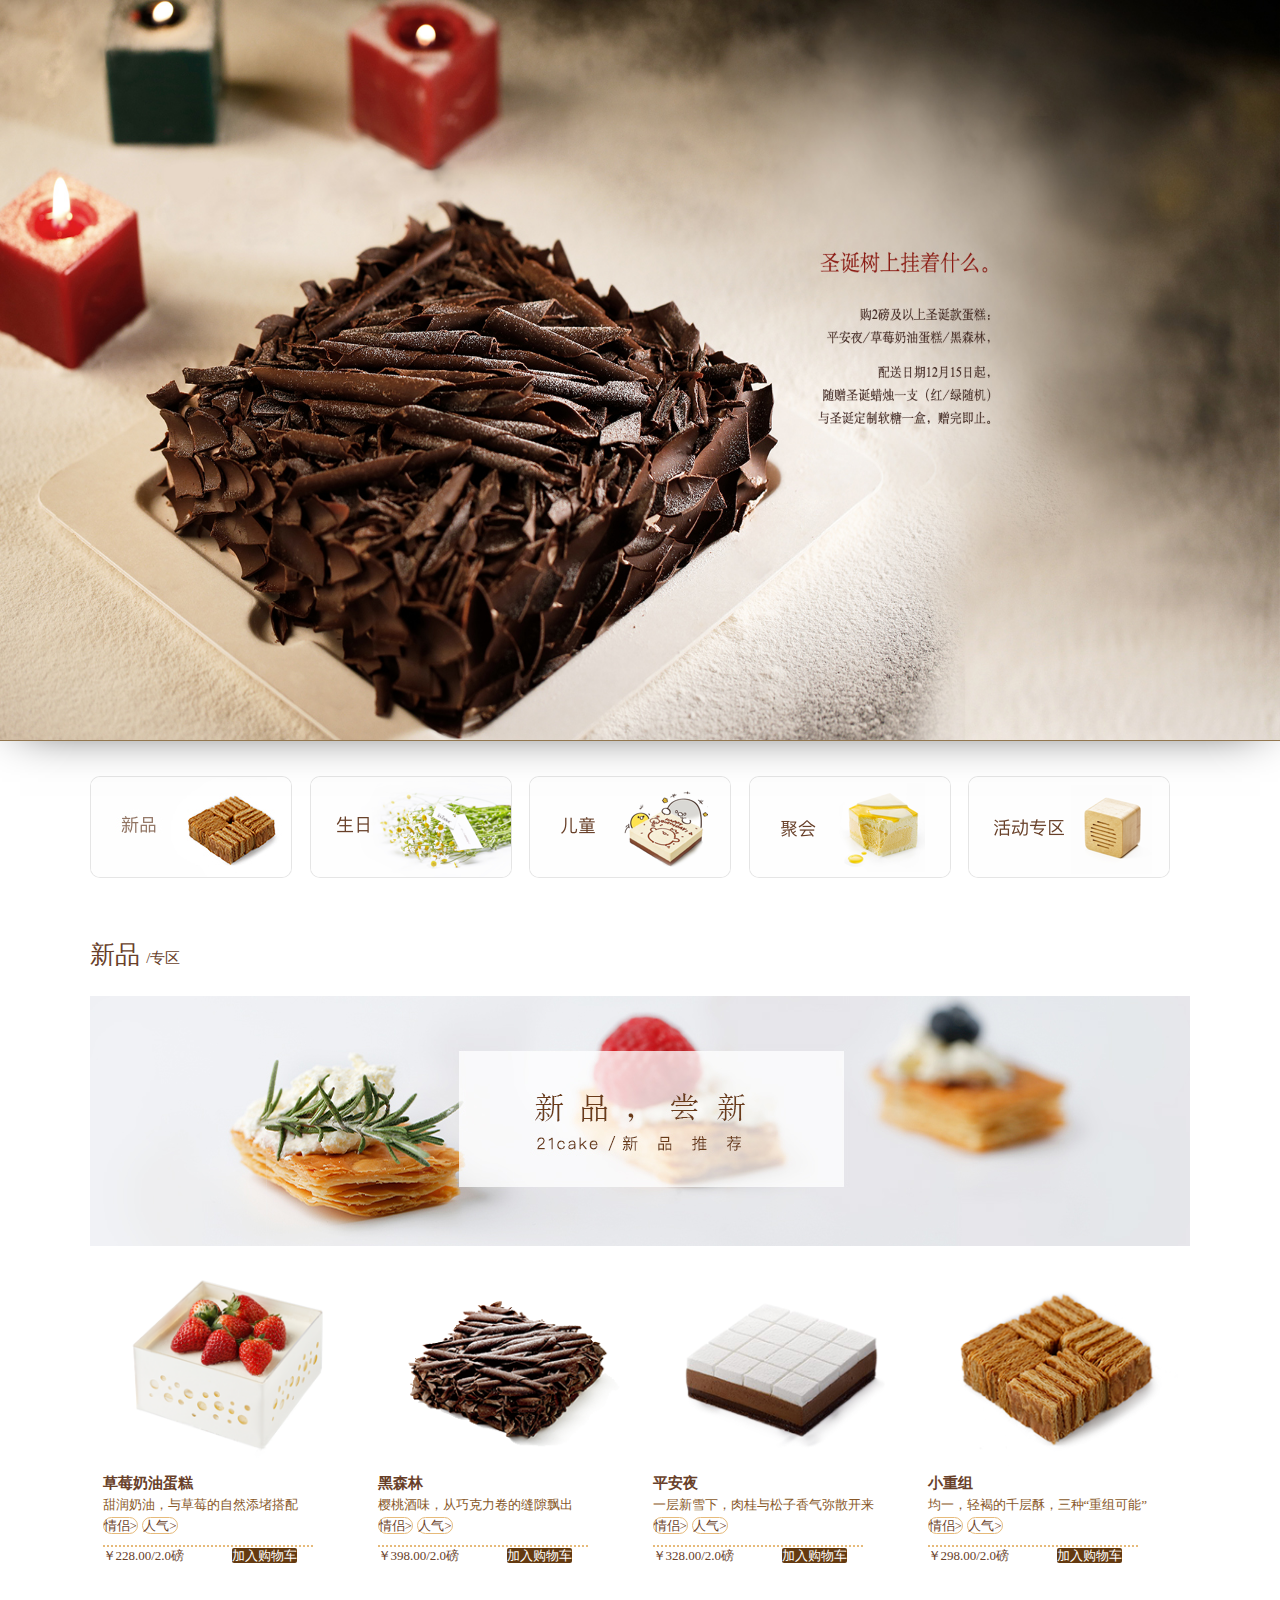
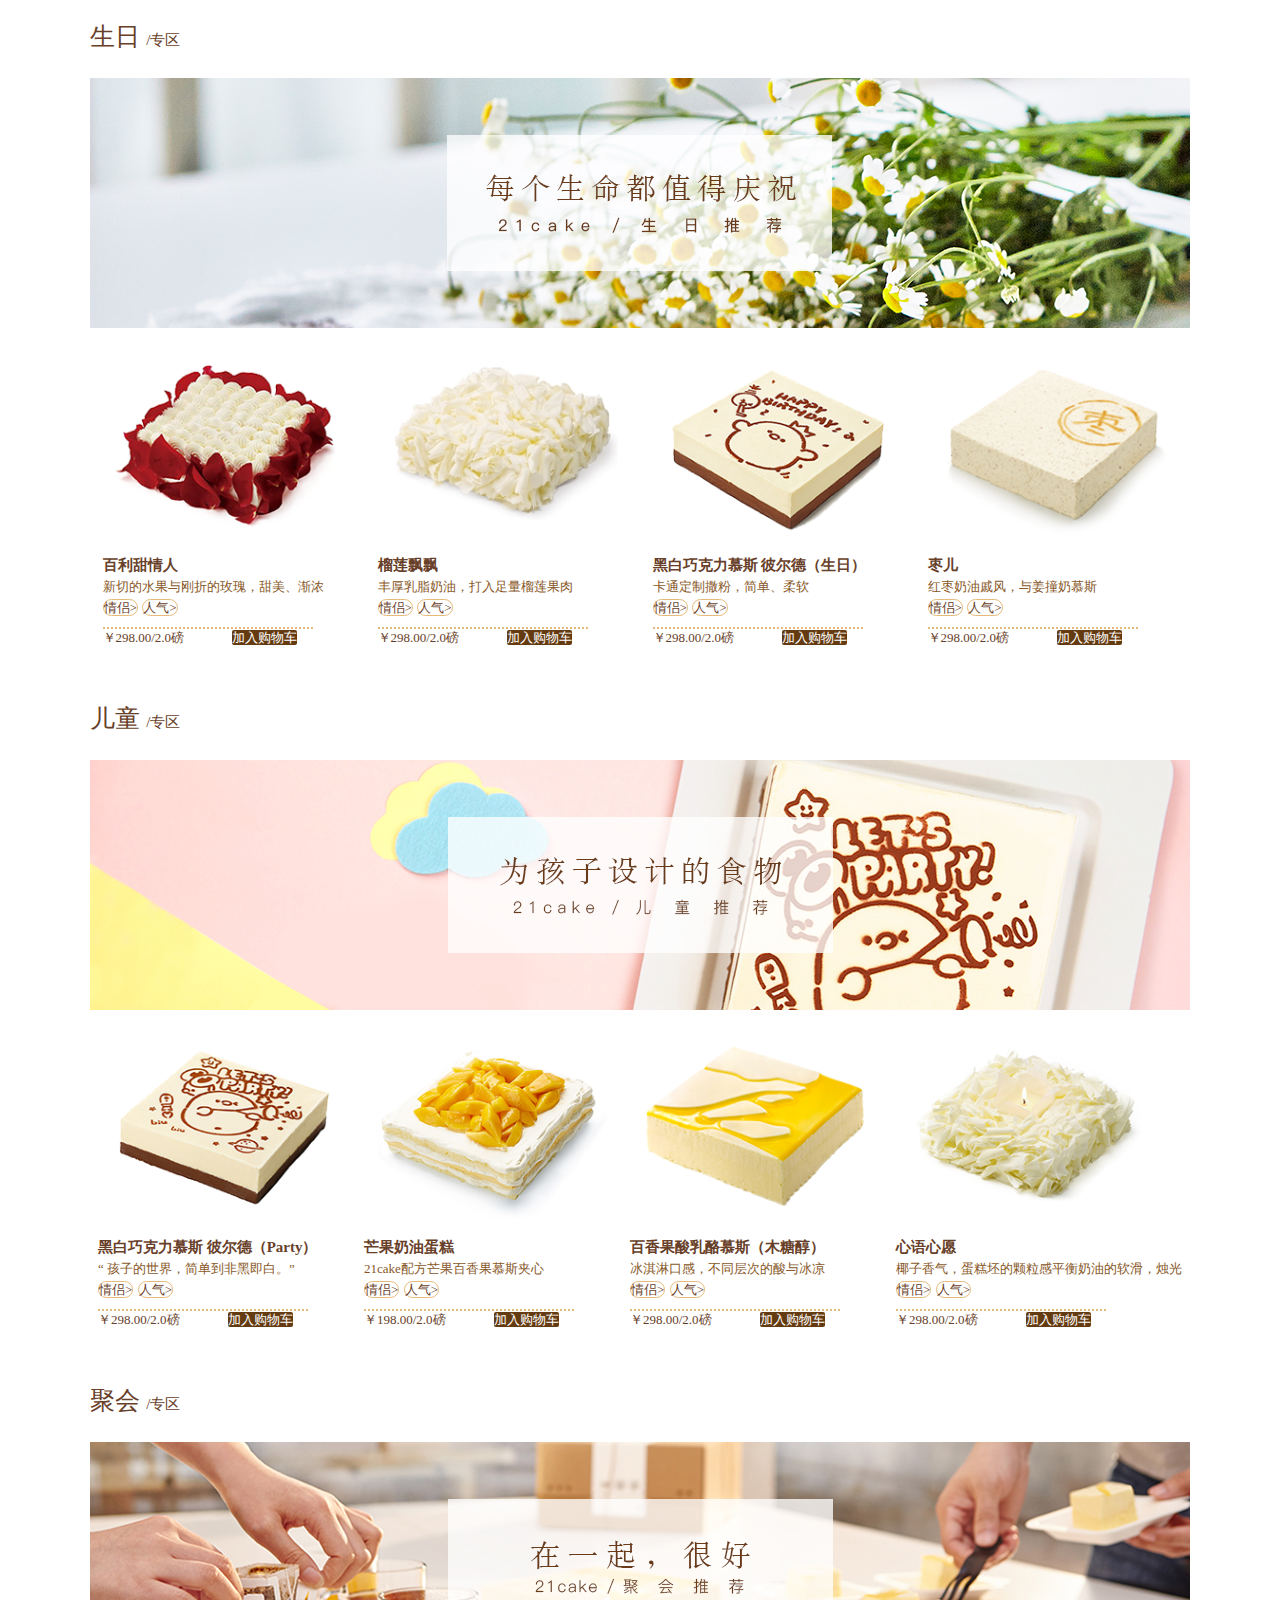
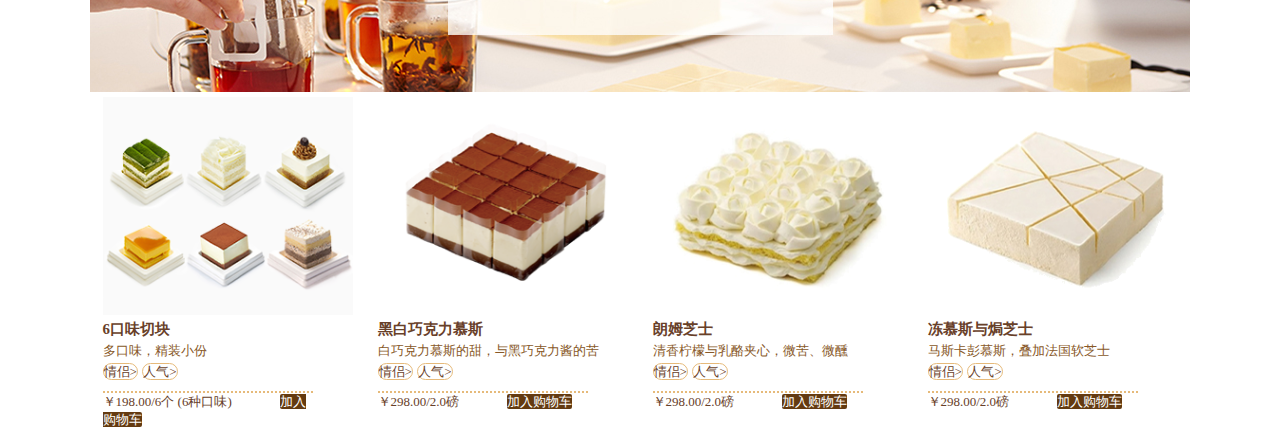
<file: cake/public/index.html>
<!doctype html>
<html lang="en">
<head>
  <meta charset="UTF-8">
  <title>允陌cake小加</title>
  <meta name="viewport" content="width=device-width, initial-scale=1.0">
  <link rel="stylesheet" href="css/base.css">
  <link rel="stylesheet" href="css/index.css">
</head>
<body>
<!--引入顶部导航 -->
 <!-- <header>
    <iframe class="my_header" src="header.html" frameborder="0" scrolling="no"></iframe>
  </header> -->
   
<!-- 轮播 -->
<carousel>
  <div id="banner">
    <!-- 轮播图 -->
    <a href="#"><img src="../public/img/index/lunbo1.jpg" class="show" alt="图片加载失败"></a>
    <a href="#"><img src="../public/img/index/lunbo2.jpg" class="hidden" alt="图片加载失败"></a>
    <a href="#"><img src="../public/img/index/lunbo3.jpg" class="hidden" alt="图片加载失败"></a>
    <a href="#"><img src="../public/img/index/lunbo4.jpg" class="hidden" alt="图片加载失败"></a>
  </div>
</carousel>
<!-- 主体部分 -->
<section>
  <!-- 中间导航部分 -->
  <div class="cake_box">
    <div class="cake_moule">
      <a href="#" name="menu_1"><img src="../public/img/index/xinpin.jpg" alt=""></a>
      <a href="#" name="menu_1"><img src="../public/img/index/birthday.png" alt=""></a>
      <a href="#" name="menu_1"><img src="../public/img/index/child.png" alt=""></a>
      <a href="#" name="menu_1"><img src="../public/img/index/party.png" alt=""></a>
      <a href="#" name="menu_1"><img src="../public/img/index/activity.png" alt=""></a>
  </div>
  </div>
  <!-- 1F -->
  <div class="a">
  <div class="cake_moule" id="new_product">
    <div class="title">
      <p>新品
        <span>/专区</span>
      </p>
    </div>
  </div>
  <div class="new">
    <a href="#" name="new"><img src="../public/img/index/1f.jpg" alt=""></a>
  </div>
  <div class="cake_moule_list">
    <ul>
      <li>
        <a href="#" >
          <img src="../public/img/index/1f1.png" alt="">
        </a>
        <h5><a href="#">草莓奶油蛋糕</a></h5>
        <p class="intro">
          <span>甜润奶油，与草莓的自然添堵搭配</span>
        </p>
        <p class="circle">
          <a href="#">情侣></a>
          <a href="#">人气></a>
        </p>
        <p class="price">
          <span>￥228.00/2.0磅</span>
          <a href="#">加入购物车</a>
        </p>        
      </li>
      <li>
        <a href="#">
          <img src="../public/img/index/1f2.png" alt="">
        </a>
        <h5><a href ="#">黑森林</a></h5>
        <p class="intro">
          <span>樱桃酒味，从巧克力卷的缝隙飘出</span>
        </p>
        <p class="circle">
          <a href="#">情侣></a>
          <a href="#">人气></a>
        </p>
        <p class="price">
          <span>￥398.00/2.0磅</span>
          <a href="#">加入购物车</a>
        </p>        
      </li>
      <li>
        <a href="#">
          <img src="../public/img/index/1f3.png" alt="">
        </a>
        <h5><a href="#">平安夜</a></h5>
        <p class="intro">
          <span>一层新雪下，肉桂与松子香气弥散开来</span>
        </p>
        <p class="circle">
          <a href="#">情侣></a>
          <a href="#">人气></a>
        </p>
        <p class="price">
          <span>￥328.00/2.0磅</span>
          <a href="#">加入购物车</a>
        </p>        
      </li>
      <li>
        <a href="#">
          <img src="../public/img/index/1f4.png" alt="">
        </a>
        <h5><a href="#">小重组</a></h5>
        <p class="intro">
          <span>均一，轻褐的千层酥，三种“重组可能”</span>
        </p>
        <p class="circle">
          <a href="#">情侣></a>
          <a href="#">人气></a>
        </p>
        <p class="price">
          <span>￥298.00/2.0磅</span>
          <a href="#">加入购物车</a>
        </p>         
      </li>        
    </ul>
  </div>
  </div>
  <div style="clear:both"></div>
  <!-- 2F -->
  <div class="a">
    <div class="cake_moule" id="new_product">
      <div class="title">
        <p>生日
          <span>/专区</span>
        </p>
      </div>
    </div>
    <div class="new">
      <a href="#" name="new"><img src="../public/img/index/2f.jpg" alt=""></a>
    </div>
    <div class="cake_moule_list">
      <ul>
        <li>
          <a href="#" >
            <img src="../public/img/index/2f1.png" alt="">
          </a>
          <h5><a href="#">百利甜情人</a></h5>
          <p class="intro">
            <span>新切的水果与刚折的玫瑰，甜美、渐浓</span>
          </p>
          <p class="circle">
            <a href="#">情侣></a>
            <a href="#">人气></a>
          </p>
          <p class="price">
            <span>￥298.00/2.0磅</span>
            <a href="#">加入购物车</a>
          </p>        
        </li>
        <li>
          <a href="#">
            <img src="../public/img/index/2f2.png" alt="">
          </a>
          <h5><a href ="#">榴莲飘飘</a></h5>
          <p class="intro">
            <span>丰厚乳脂奶油，打入足量榴莲果肉</span>
          </p>
          <p class="circle">
            <a href="#">情侣></a>
            <a href="#">人气></a>
          </p>
          <p class="price">
            <span>￥298.00/2.0磅</span>
            <a href="#">加入购物车</a>
          </p>        
        </li>
        <li>
          <a href="#">
            <img src="../public/img/index/2f3.png" alt="">
          </a>
          <h5><a href="#"> 黑白巧克力慕斯 彼尔德（生日）</a></h5>
          <p class="intro">
            <span>卡通定制撒粉，简单、柔软</span>
          </p>
          <p class="circle">
            <a href="#">情侣></a>
            <a href="#">人气></a>
          </p>
          <p class="price">
            <span>￥298.00/2.0磅</span>
            <a href="#">加入购物车</a>
          </p>        
        </li>
        <li>
          <a href="#">
            <img src="../public/img/index/2f4.png"">
          </a>
          <h5><a href="#">枣儿</a></h5>
          <p class="intro">
            <span>红枣奶油戚风，与姜撞奶慕斯</span>
          </p>
          <p class="circle">
            <a href="#">情侣></a>
            <a href="#">人气></a>
          </p>
          <p class="price">
            <span>￥298.00/2.0磅</span>
            <a href="#">加入购物车</a>
          </p>         
        </li>        
      </ul>
    </div>
  </div>
  <div style="clear:both"></div>
  <!-- 3F -->
  <div class="a">
    <div class="cake_moule" id="new_product">
      <div class="title">
        <p>儿童
          <span>/专区</span>
        </p>
      </div>
    </div>
    <div class="new">
      <a href="#" name="new"><img src="../public/img/index/3f.jpg" alt=""></a>
    </div>
    <div class="cake_moule_list">
      <ul>
        <li>
          <a href="#" >
            <img src="../public/img/index/3f1.png" alt="">
          </a>
          <h5><a href="#">黑白巧克力慕斯 彼尔德（Party）</a></h5>
          <p class="intro">
            <span>“ 孩子的世界，简单到非黑即白。”</span>
          </p>
          <p class="circle">
            <a href="#">情侣></a>
            <a href="#">人气></a>
          </p>
          <p class="price">
            <span>￥298.00/2.0磅</span>
            <a href="#">加入购物车</a>
          </p>        
        </li>
        <li>
          <a href="#">
            <img src="../public/img/index/3f2.png" alt="">
          </a>
          <h5><a href ="#">芒果奶油蛋糕</a></h5>
          <p class="intro">
            <span>21cake配方芒果百香果慕斯夹心</span>
          </p>
          <p class="circle">
            <a href="#">情侣></a>
            <a href="#">人气></a>
          </p>
          <p class="price">
            <span>￥198.00/2.0磅</span>
            <a href="#">加入购物车</a>
          </p>        
        </li>
        <li>
          <a href="#">
            <img src="../public/img/index/3f3.png" alt="">
          </a>
          <h5><a href="#">百香果酸乳酪慕斯（木糖醇）</a></h5>
          <p class="intro">
            <span>冰淇淋口感，不同层次的酸与冰凉</span>
          </p>
          <p class="circle">
            <a href="#">情侣></a>
            <a href="#">人气></a>
          </p>
          <p class="price">
            <span>￥298.00/2.0磅</span>
            <a href="#">加入购物车</a>
          </p>        
        </li>
        <li>
          <a href="#">
            <img src="../public/img/index/3f4.png" alt="">
          </a>
          <h5><a href="#">心语心愿</a></h5>
          <p class="intro">
            <span>椰子香气，蛋糕坯的颗粒感平衡奶油的软滑，烛光</span>
          </p>
          <p class="circle">
            <a href="#">情侣></a>
            <a href="#">人气></a>
          </p>
          <p class="price">
            <span>￥298.00/2.0磅</span>
            <a href="#">加入购物车</a>
          </p>         
        </li>        
      </ul>
    </div>
  </div>
  <div style="clear:both"></div>
  <!-- 4F -->
  <div class="a">
    <div class="cake_moule" id="new_product">
      <div class="title">
        <p>聚会
          <span>/专区</span>
        </p>
      </div>
    </div>
    <div class="new">
      <a href="#" name="new"><img src="../public/img/index/4f.jpg" alt=""></a>
    </div>
    <div class="cake_moule_list">
      <ul>
        <li>
          <a href="#" >
            <img src="../public/img/index/4f1.png" alt="">
          </a>
          <h5><a href="#"> 6口味切块</a></h5>
          <p class="intro">
            <span>多口味，精装小份</span>
          </p>
          <p class="circle">
            <a href="#">情侣></a>
            <a href="#">人气></a>
          </p>
          <p class="price">
            <span>￥198.00/6个 (6种口味)</span>
            <a href="#">加入购物车</a>
          </p>        
        </li>
        <li>
          <a href="#">
            <img src="../public/img/index/4f2.png" alt="">
          </a>
          <h5><a href ="#">黑白巧克力慕斯</a></h5>
          <p class="intro">
            <span>白巧克力慕斯的甜，与黑巧克力酱的苦</span>
          </p>
          <p class="circle">
            <a href="#">情侣></a>
            <a href="#">人气></a>
          </p>
          <p class="price">
            <span>￥298.00/2.0磅</span>
            <a href="#">加入购物车</a>
          </p>        
        </li>
        <li>
          <a href="#">
            <img src="../public/img/index/4f3.png" alt="">
          </a>
          <h5><a href="#">朗姆芝士</a></h5>
          <p class="intro">
            <span>清香柠檬与乳酪夹心，微苦、微醺</span>
          </p>
          <p class="circle">
            <a href="#">情侣></a>
            <a href="#">人气></a>
          </p>
          <p class="price">
            <span>￥298.00/2.0磅</span>
            <a href="#">加入购物车</a>
          </p>        
        </li>
        <li>
          <a href="#">
            <img src="../public/img/index/4f4.png" alt="">
          </a>
          <h5><a href="#">冻慕斯与焗芝士</a></h5>
          <p class="intro">
            <span>马斯卡彭慕斯，叠加法国软芝士</span>
          </p>
          <p class="circle">
            <a href="#">情侣></a>
            <a href="#">人气></a>
          </p>
          <p class="price">
            <span>￥298.00/2.0磅</span>
            <a href="#">加入购物车</a>
          </p>         
        </li>        
      </ul>
    </div>
  </div>
  <div style="clear:both"></div>
  <!-- 产品活动 -->
  <!-- 产品介绍 -->
</section>
</body>
</html>
</file>
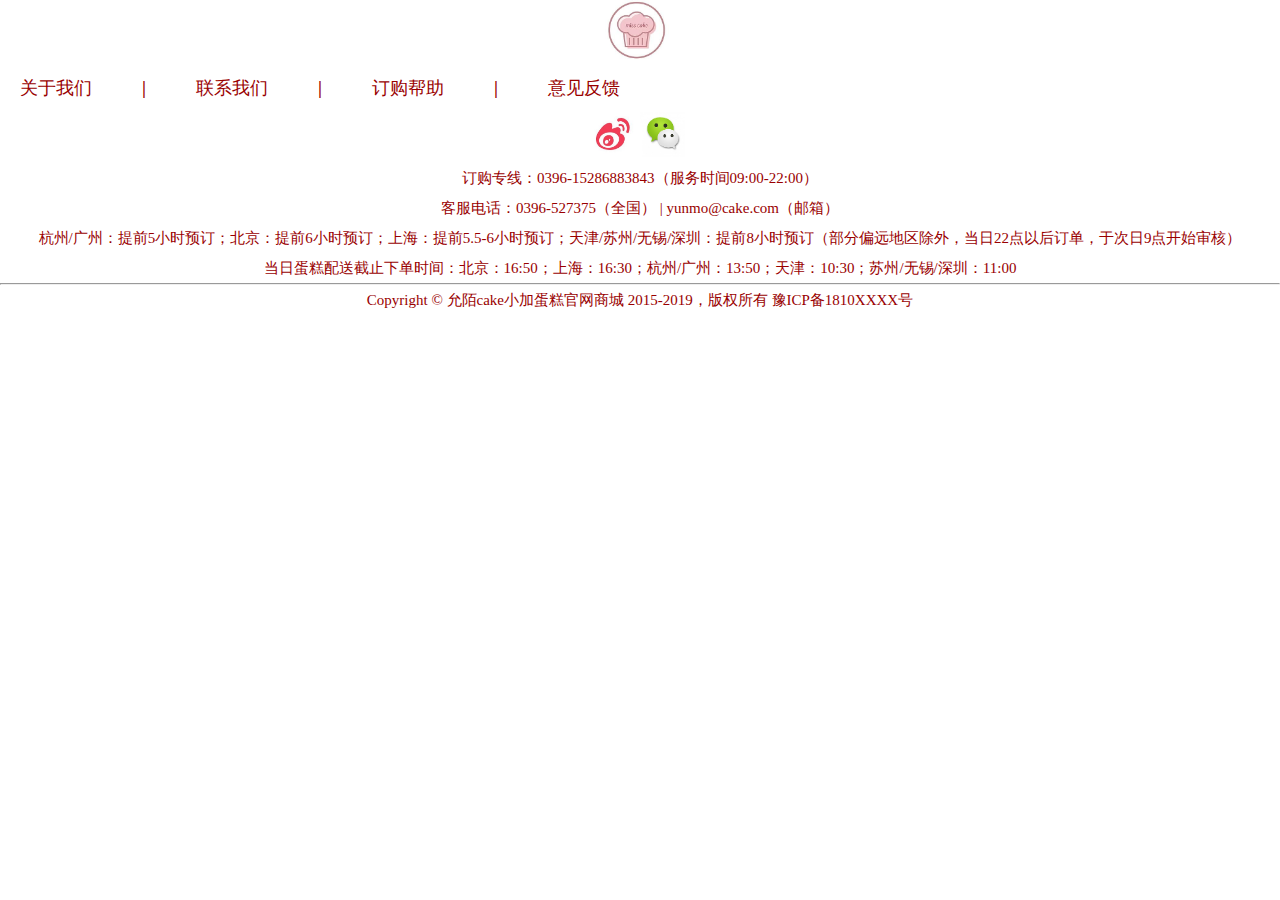
<file: cake/public/footer.html>
<!doctype html>
<html lang="en">
<head>
  <meta charset="UTF-8">
  <title>允陌cake小加</title>
  <link rel="stylesheet" href="css/footer.css">
  <link rel="stylesheet" href="css/base.css">
</head>
<body>
  <!-- 底部 -->
  <footer>
    <div class="container">
      <!-- 底部图标 -->
      <div class="footer_logo">
        <img src="img/footer/logo.jpg" alt="图片加载失败">
      </div><br>
      <!-- 关于我们 -->
      <div class="footer_box">
        <ul>
          <li><a href="#" target="_blank">关于我们</a><b>|</b></li>
          <li><a href="#" target="_blank">联系我们</a><b>|</b></li>
          <li><a href="#" target="_blank">订购帮助</a><b>|</b></li>
          <li><a href="#" target="_blank">意见反馈</a></li>
        </ul>
      </div><br>
      <!-- 微博，微信图标 -->
      <div class="footer_icon">
        <img src="img/footer/weibo.jpg" alt="图片加载失败">
        <img src="img/footer/weixin.jpg" alt="图片加载失败">
      </div><br>
      <!-- 底部文字 -->
      <div class="footer_text">
        <p>
          订购专线：0396-15286883843（服务时间09:00-22:00）
        </p>
        <p>
          客服电话：0396-527375（全国） | yunmo@cake.com（邮箱）
        </p>
        <p>
          杭州/广州：提前5小时预订；北京：提前6小时预订；上海：提前5.5-6小时预订；天津/苏州/无锡/深圳：提前8小时预订（部分偏远地区除外，当日22点以后订单，于次日9点开始审核）
        </p>
        <p>
          当日蛋糕配送截止下单时间：北京：16:50；上海：16:30；杭州/广州：13:50；天津：10:30；苏州/无锡/深圳：11:00
        </p>
        <hr>
        <p>Copyright &copy 允陌cake小加蛋糕官网商城 2015-2019，版权所有  豫ICP备1810XXXX号</p>
      </div>
    </div>
  </footer>
</body>
</html>
</file>
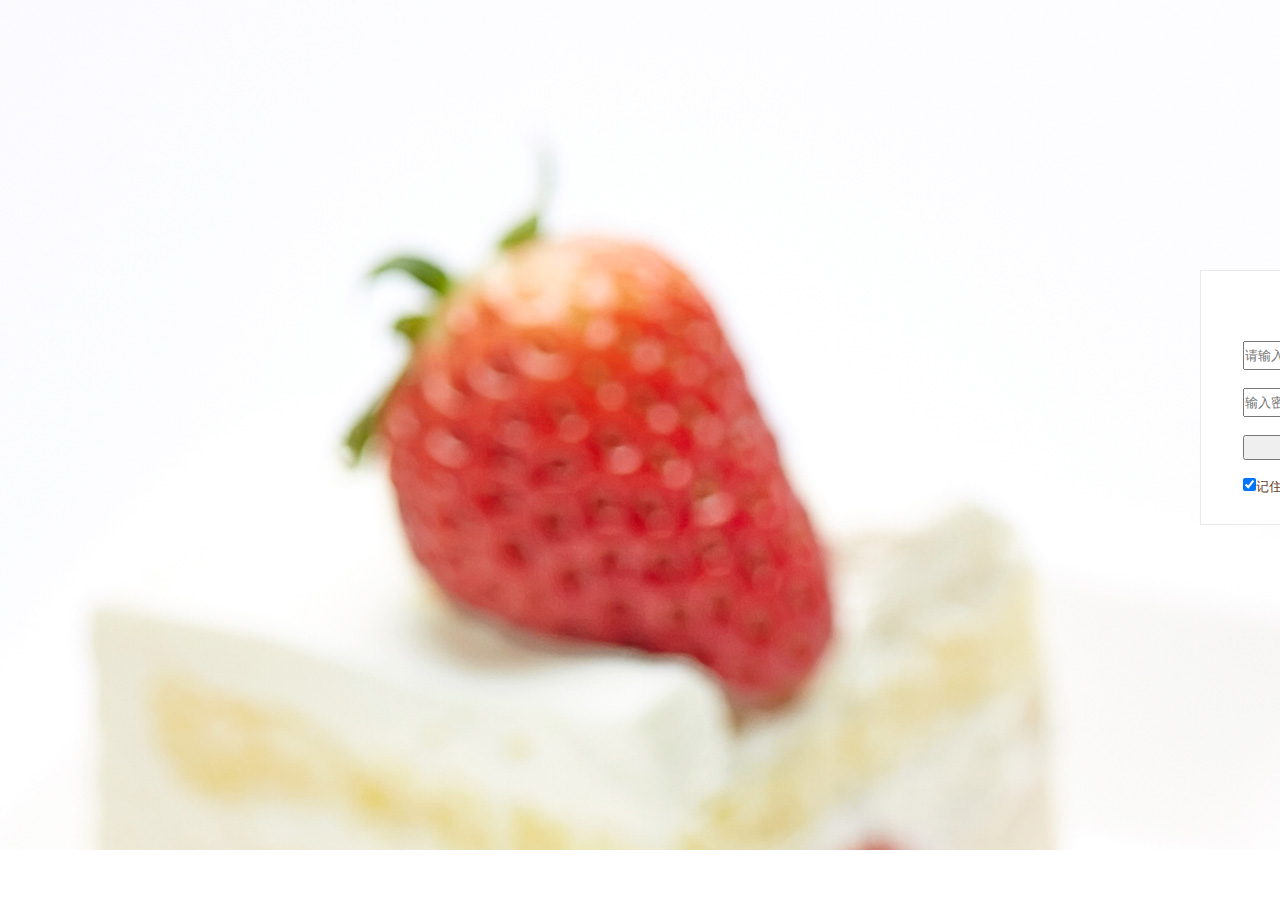
<file: cake/public/login.html>
<!doctype html>
<html lang="en">
<head>
  <meta charset="UTF-8">
  <meta name="viewport"
          content="width=device-width,initial-scale=1.0"/>
  <title>允陌cake小加</title>
  <link rel="stylesheet" href="css/base.css">
  <link rel="stylesheet" href="css/login.css">
</head>
<body>
<!-- 引入头部 -->
<!--<header>
  <iframe class="my_header" src="header.html" frameborder="0" scrolling="no"></iframe>  
</header>-->
<!-- 登录 -->
<section id="content">
  <div class="content_box">
    <!-- 账号密码登录 -->
    <div class="form_log_box">
      <form  class="log" action="/user/login"  method="post">
        <p id="first">用户登录</p>
        <p>
          <input type="text" name="uname" placeholder="请输入您的账号">
        </p>
        <p>
          <input type="password" name="upwd" placeholder="输入密码">
        </p>
        <p class="but">
          <input type="submit" value="登录" name="login" checked> 
        </p>
        <div class="remember">
          <p>
            <input type="checkbox" checked>记住账号
            <span>忘记密码</span>
            <span><a href="register.html">去注册</a></span>
          </p>
        </div>
      </form>
    </div>
  </div>
</section>
<!-- 引入底部 --> 
<!--<footer>
  <iframe class="my_footer" src="footer.html" frameborder="0" scrolling="no"></iframe> 
</footer>-->
</body>
</html>
</file>
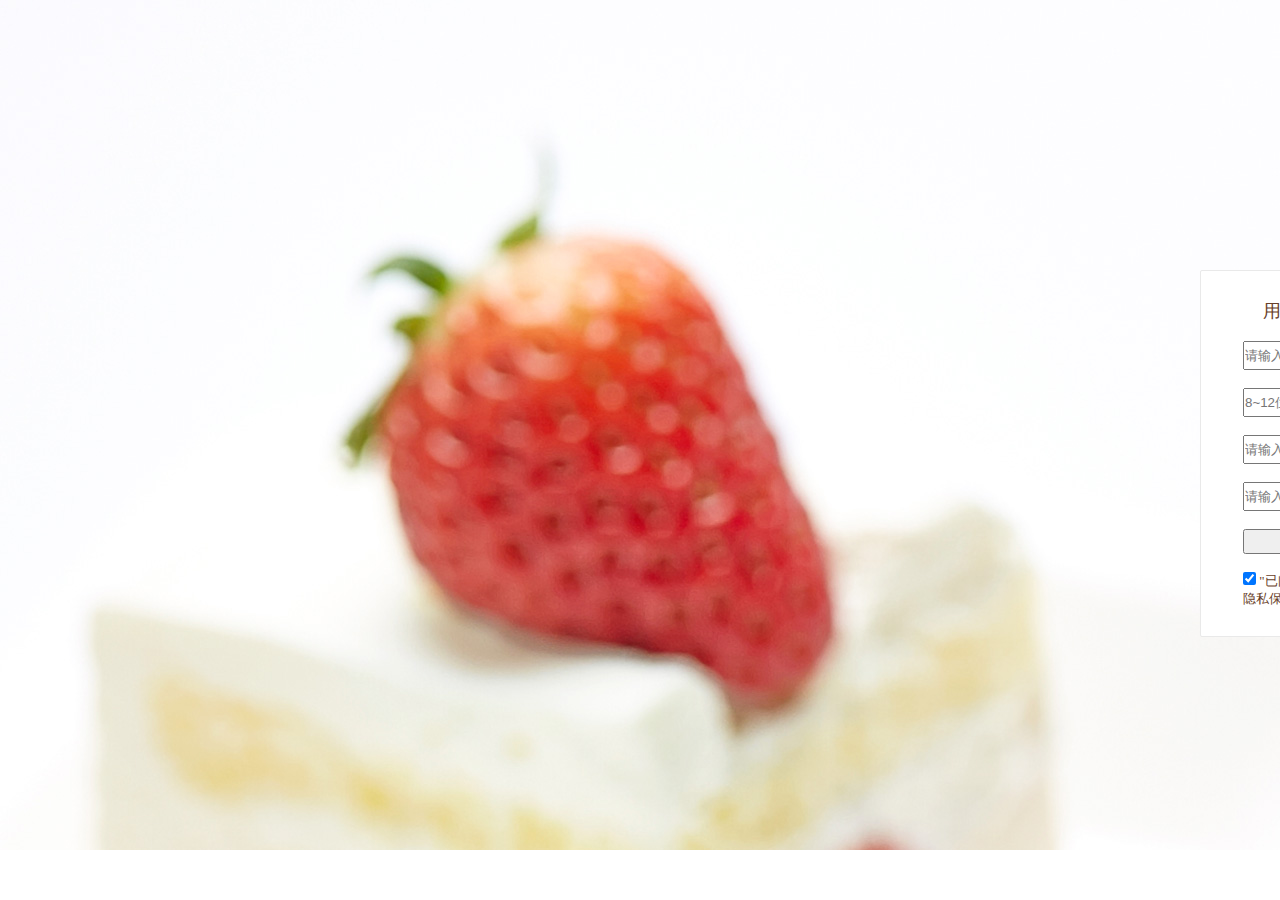
<file: cake/public/register.html>
<!doctype html>
<html lang="en">
<head>
  <meta charset="UTF-8">
  <meta name="viewport"
          content="width=device-width,initial-scale=1.0"/>
  <title>允陌cake小加</title>
  <link rel="stylesheet" href="css/register.css">
  <link rel="stylesheet" href="css/base.css">
</head>
<body>
<!-- 引入头部 -->
<!--<header>
  <iframe class="my_header" src="header.html" frameborder="0" scrolling="no"></iframe>  
</header>-->
<!-- 注册 -->
<section id="content">
  <div class="content_box">
    <div class="form_reg_box">
      <form class="reg" action="/user/register" method="post">
        <p id="first">用户注册
          <span>|</span>
          <a href="login.html">用户登录</a>
        </p>
        <p>
          <input type="text" name="uname" placeholder="请输入用户名">
        </p>
        <p>
          <input type="password" name="upwd" placeholder="8~12位字符，需同时包括英文和数字">
        </p>
        <p>
          <input type="phone" name="phone" placeholder="请输入手机号码">
        </p>
        <p>
          <input type="birthday" name="birthday"  placeholder="请输入您的生日">
        </p>
        <p>
          <input type="submit" value="提交注册">
        </p>
      </form>
      <div class="reading">
        <p>
          <input type="checkbox" name="agree" checked>
            <span>"已阅读并同意"允陌cake协议和隐私保护政策</span>
          </p>
        </div>
      </div> 
  </div>
</section>  
<!-- 引入底部 -->
  
<!--<footer>
  <iframe class="my_footer" src="footer.html" frameborder="0" scrolling="no"></iframe> 
</footer>-->
</body>
</html>
</file>
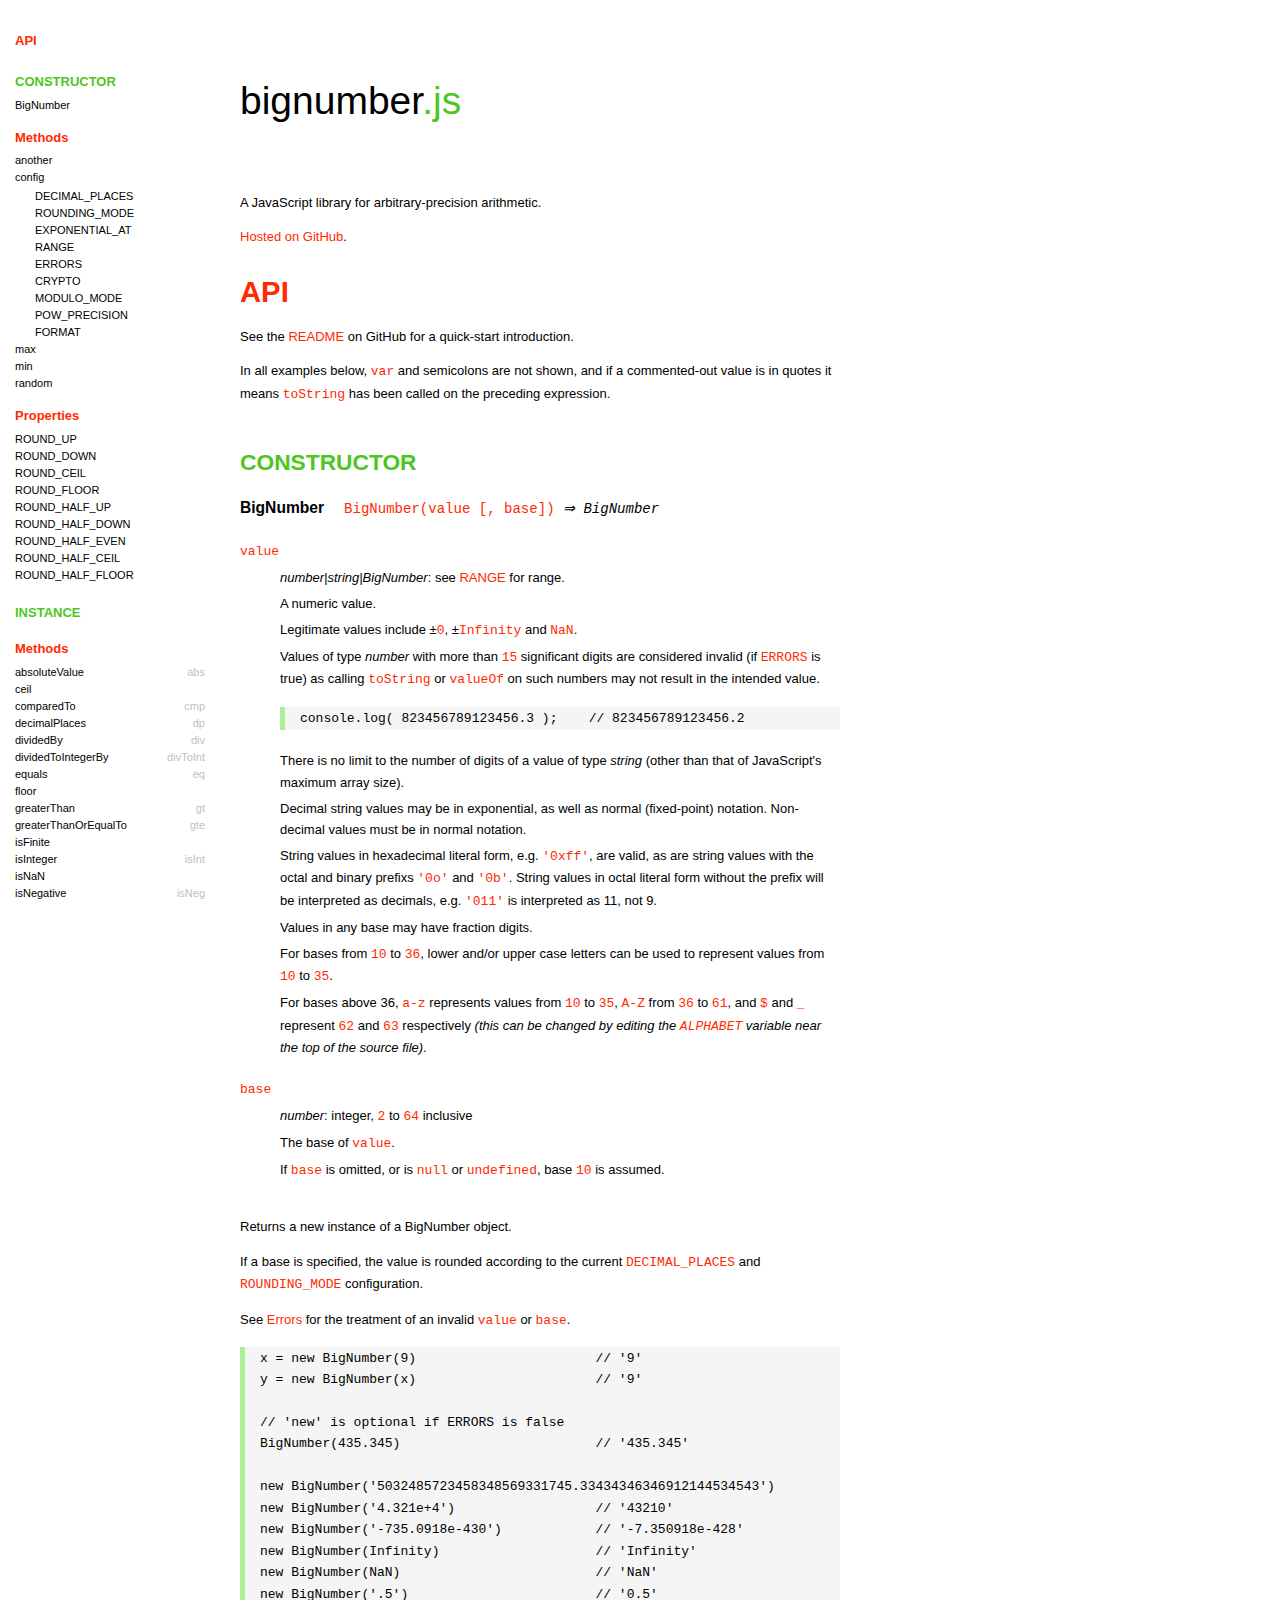
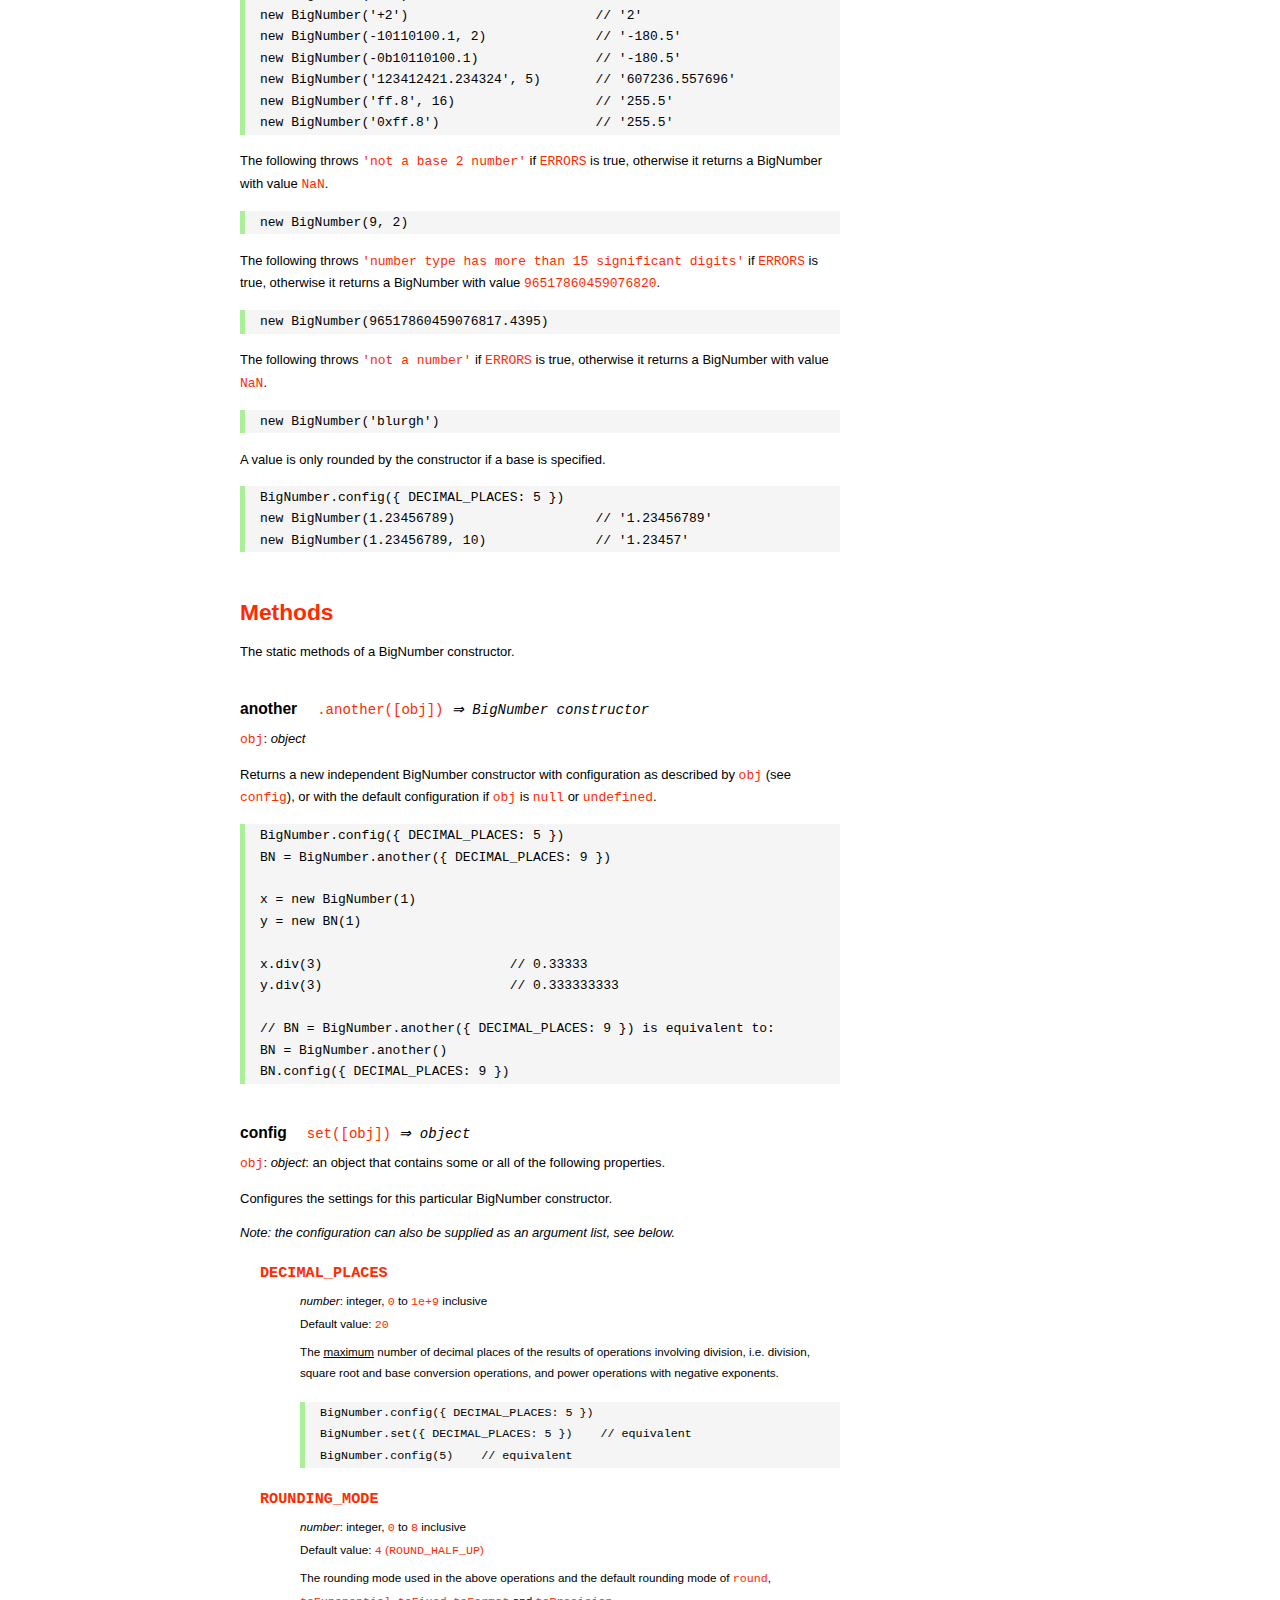
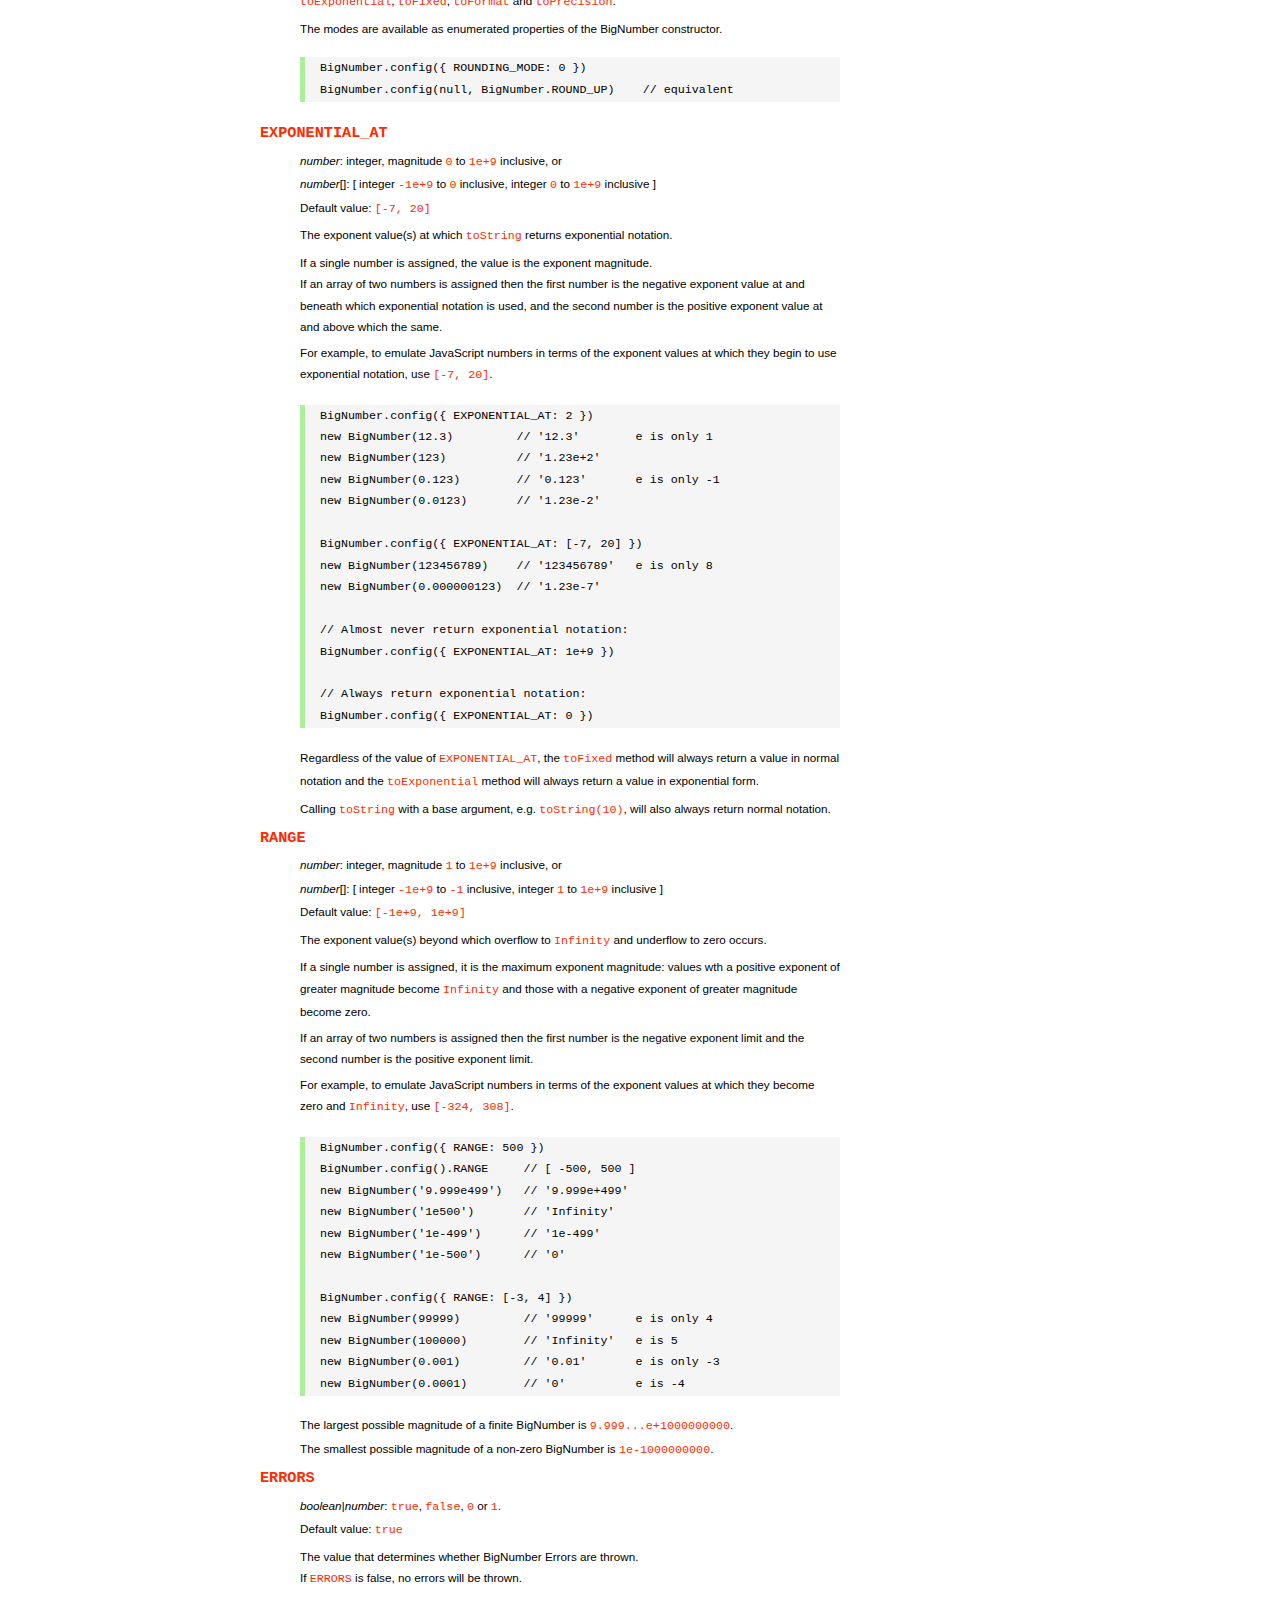
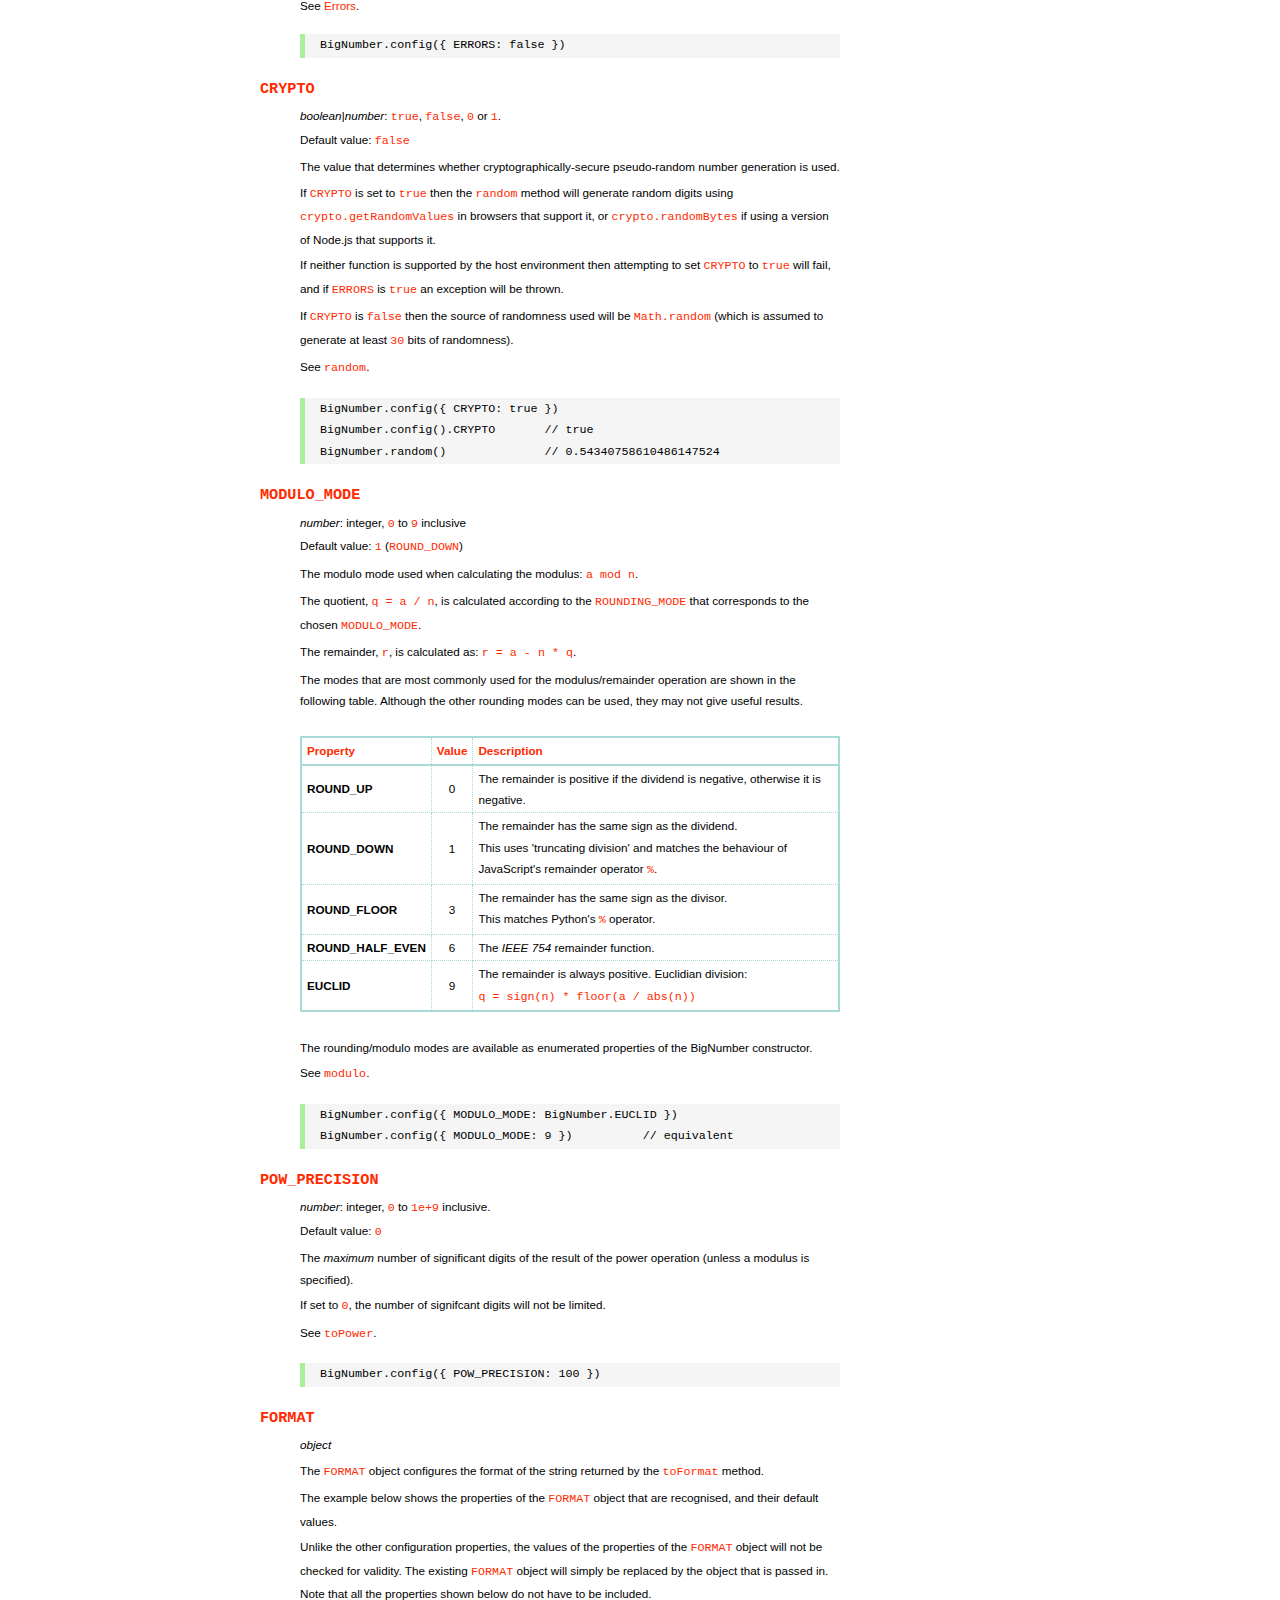
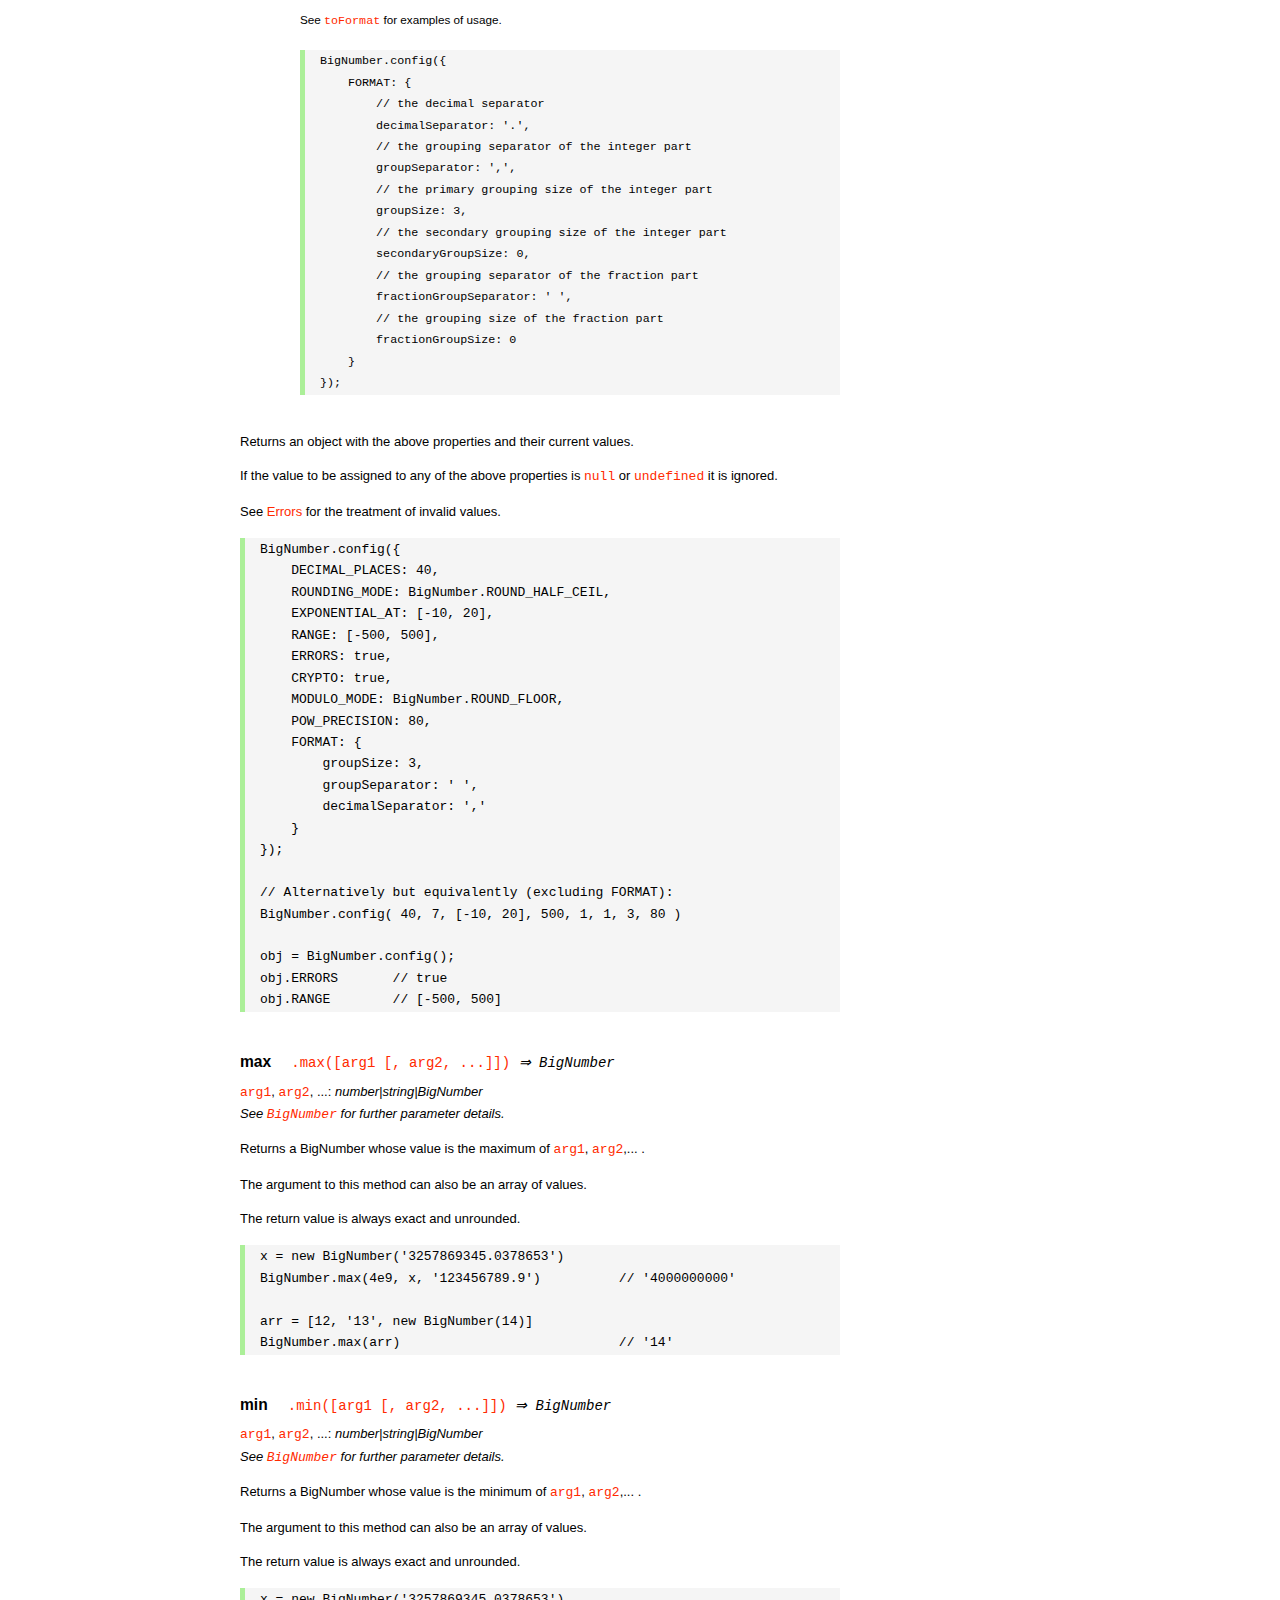
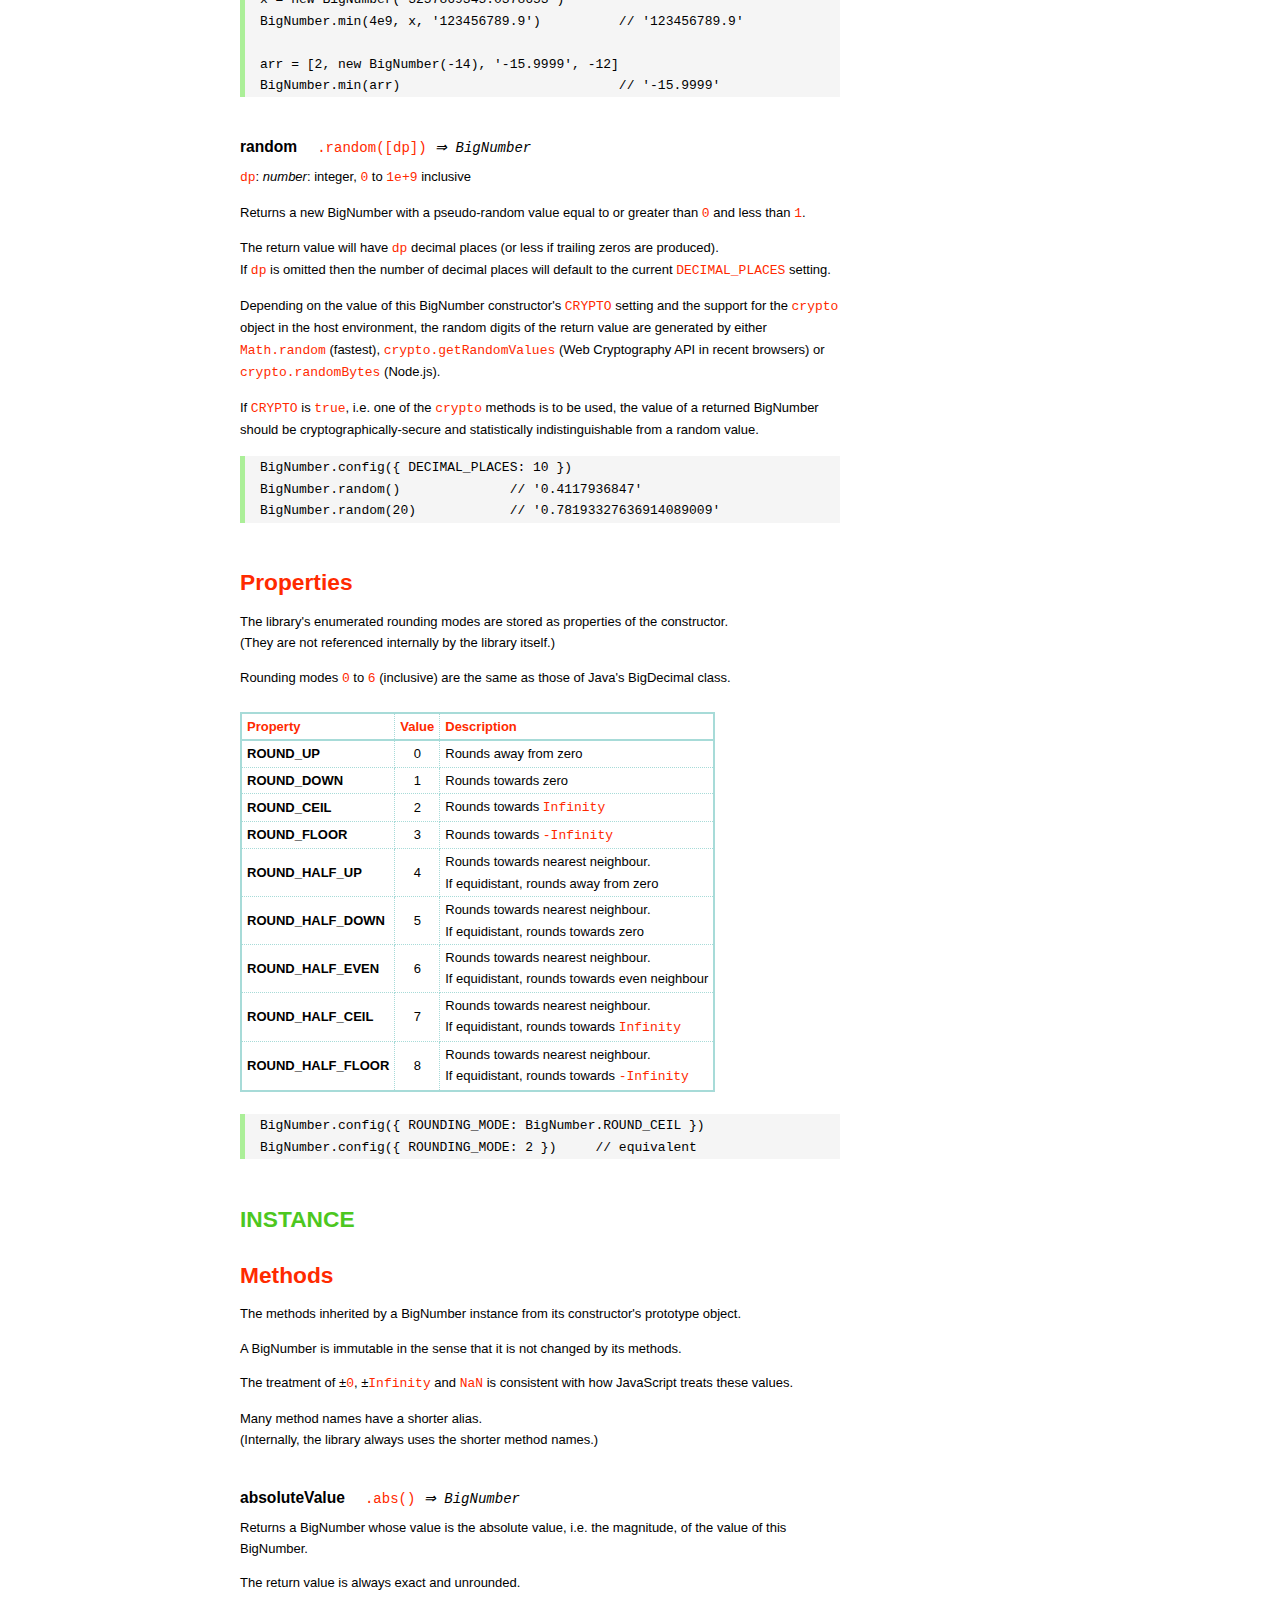
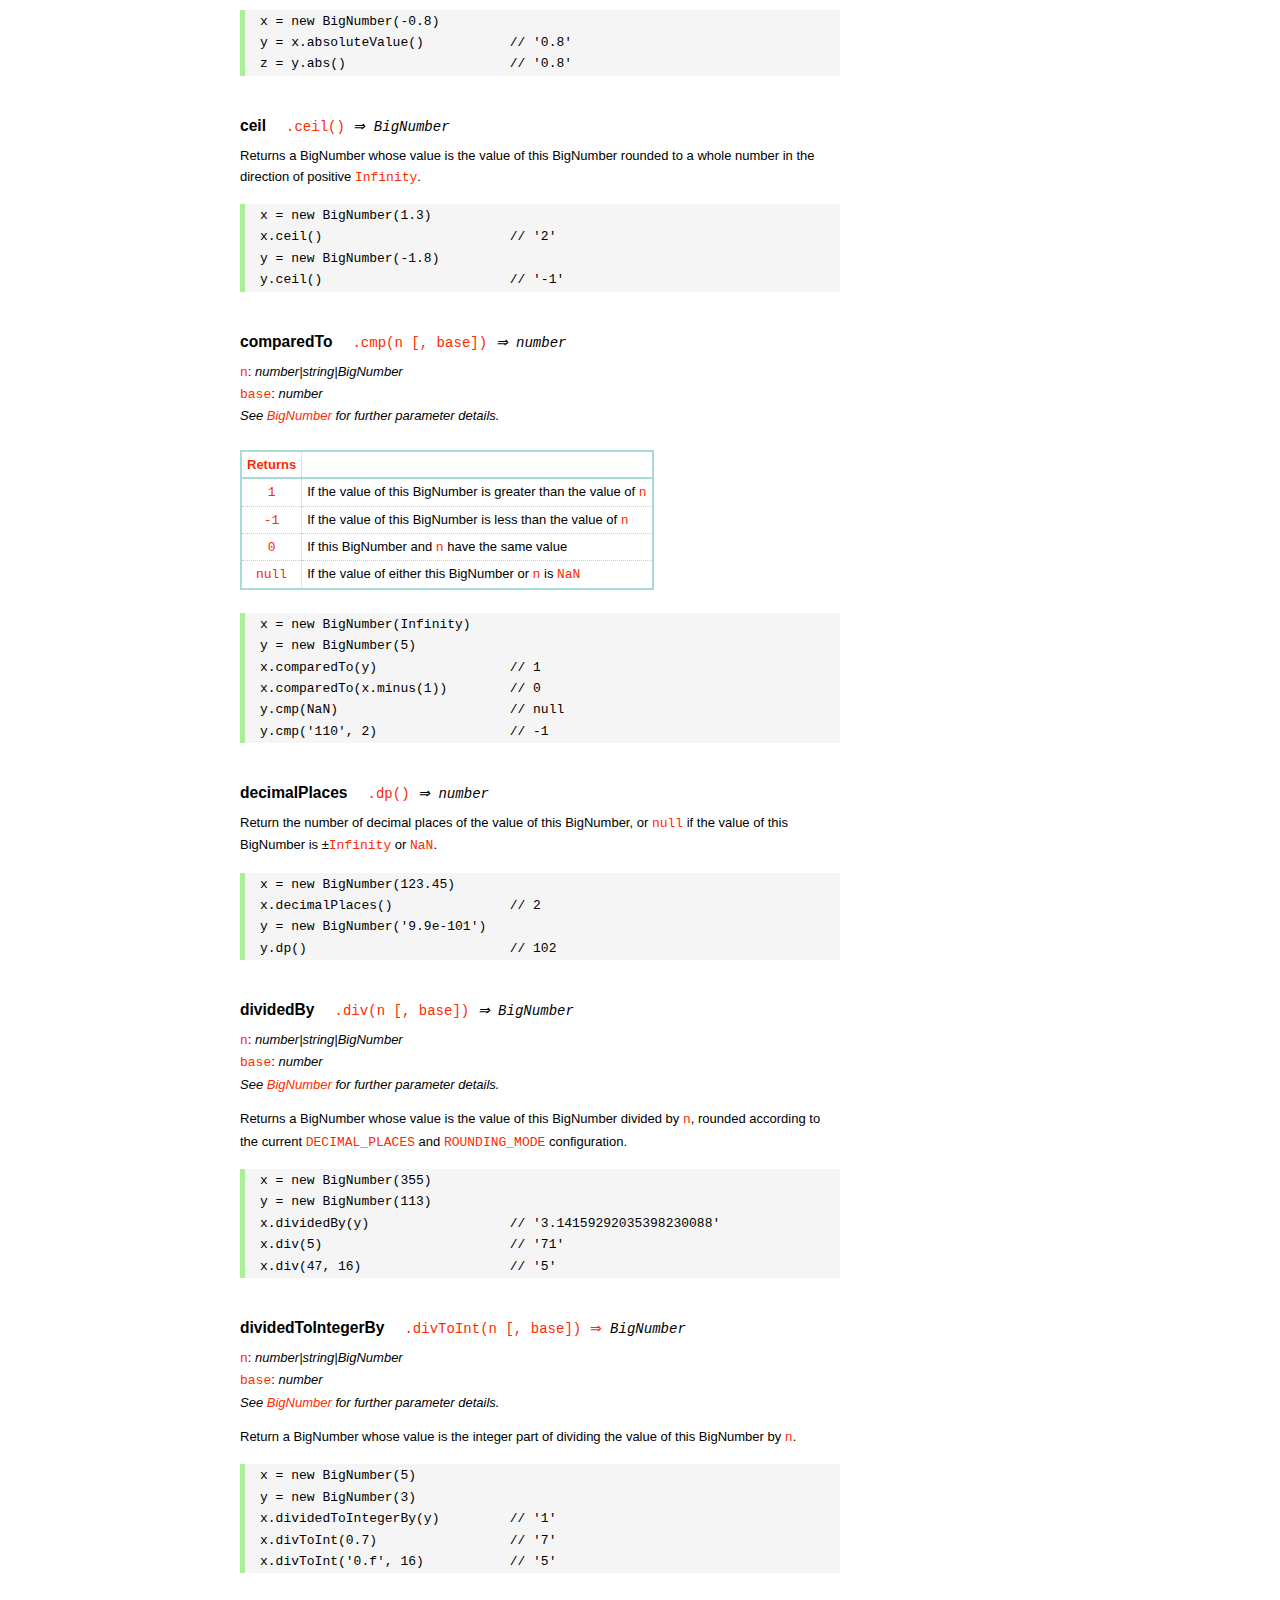
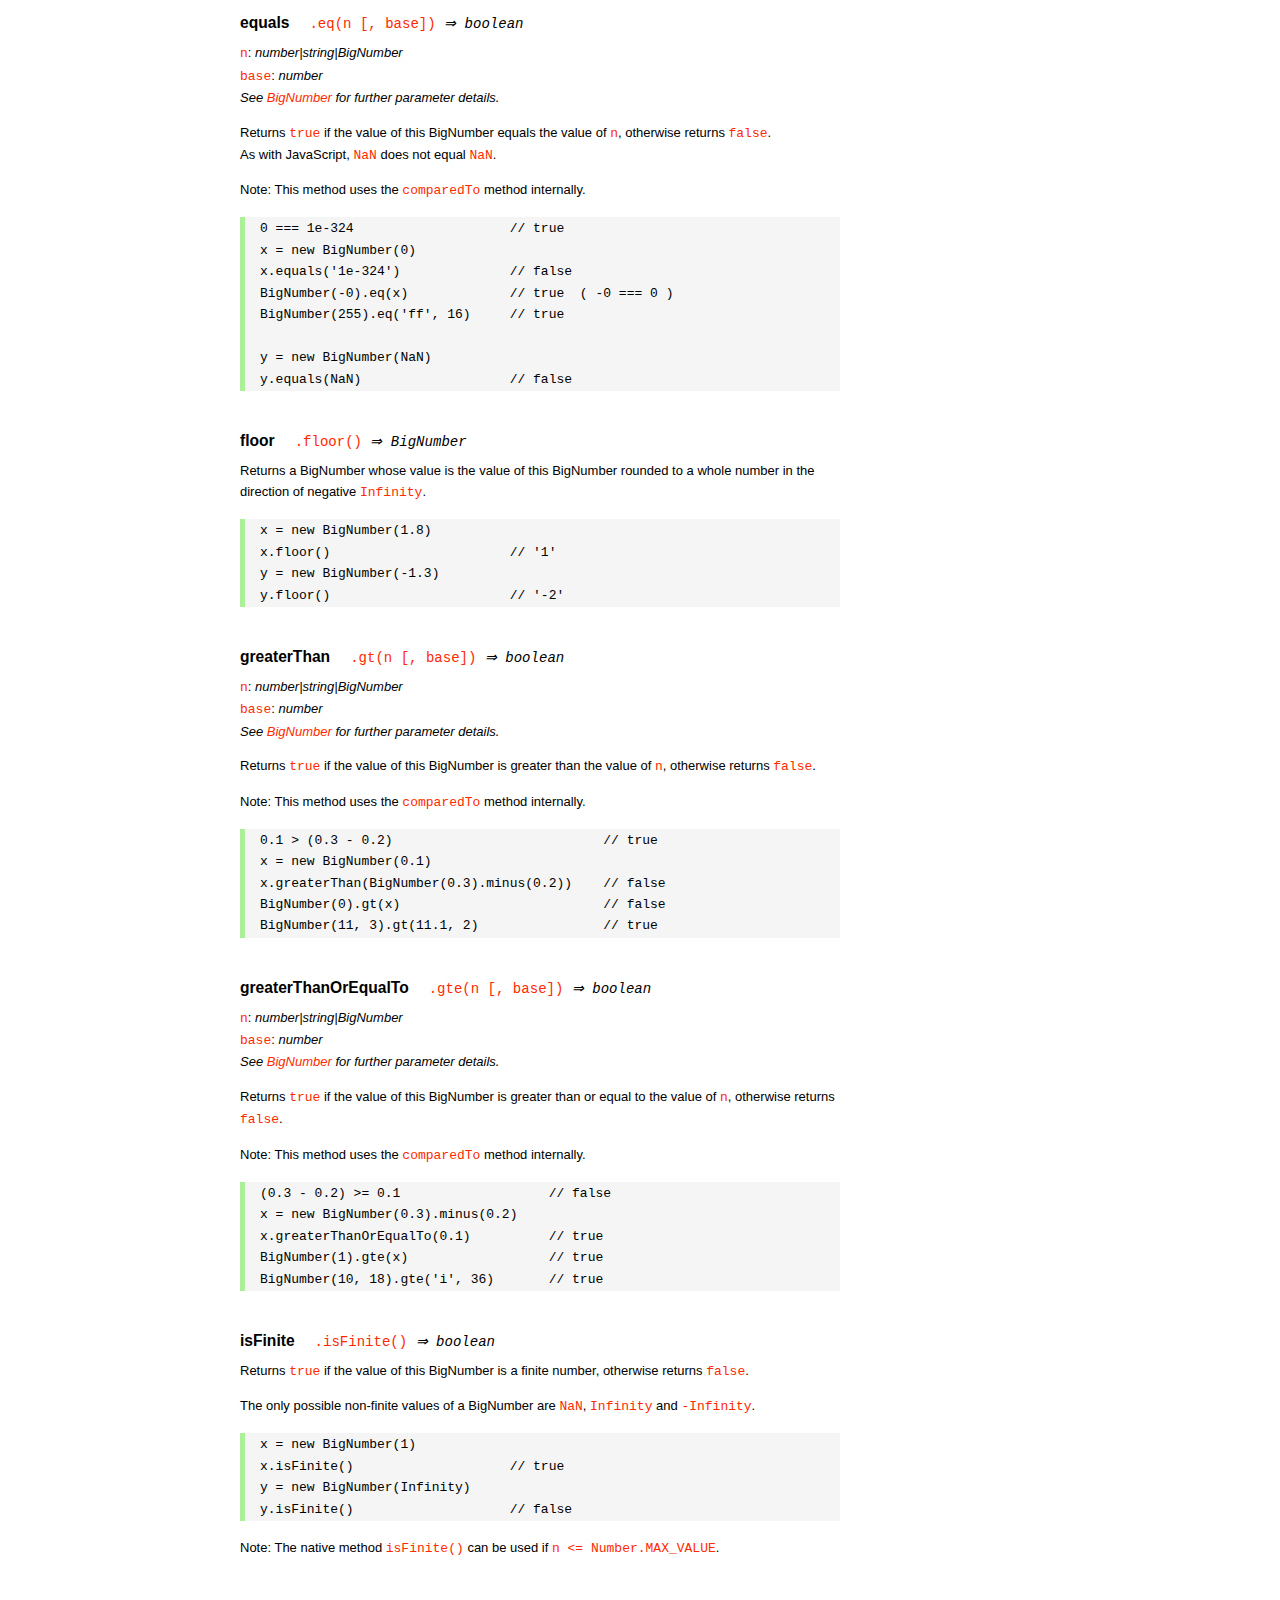
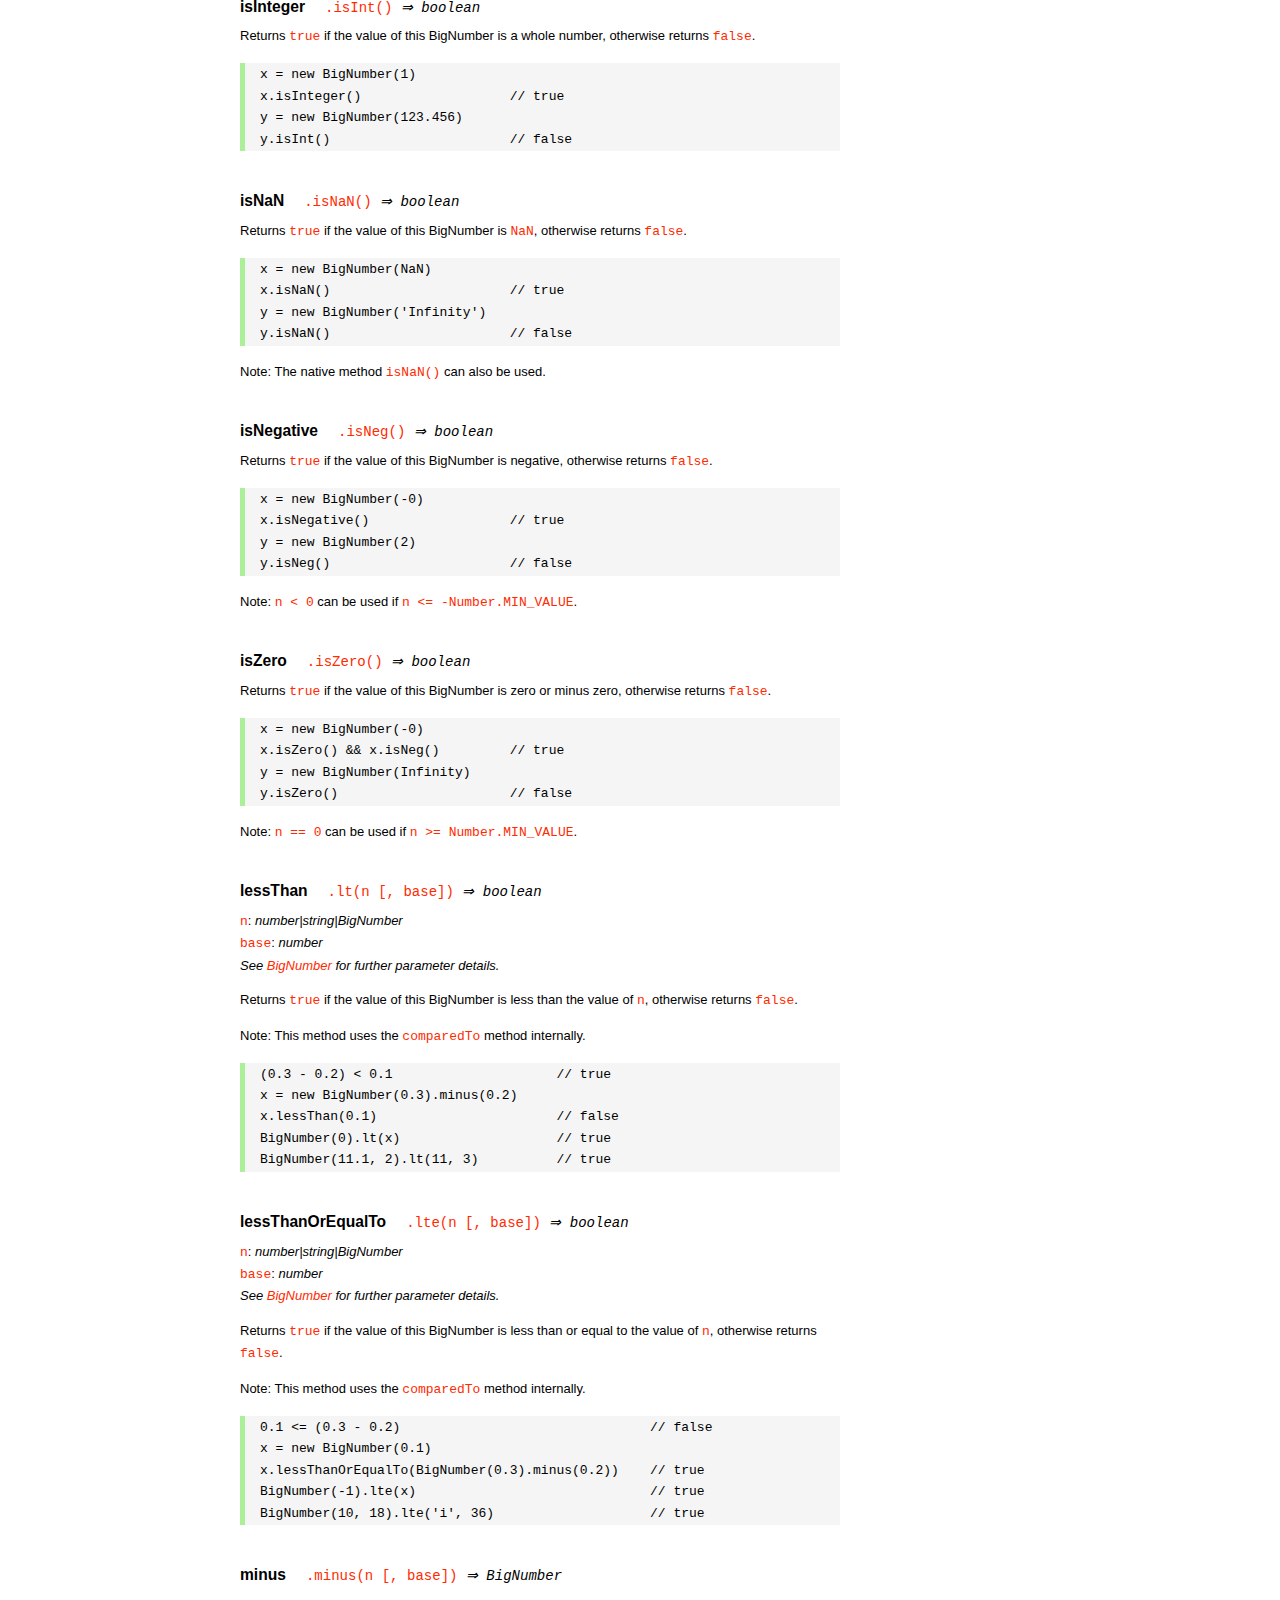
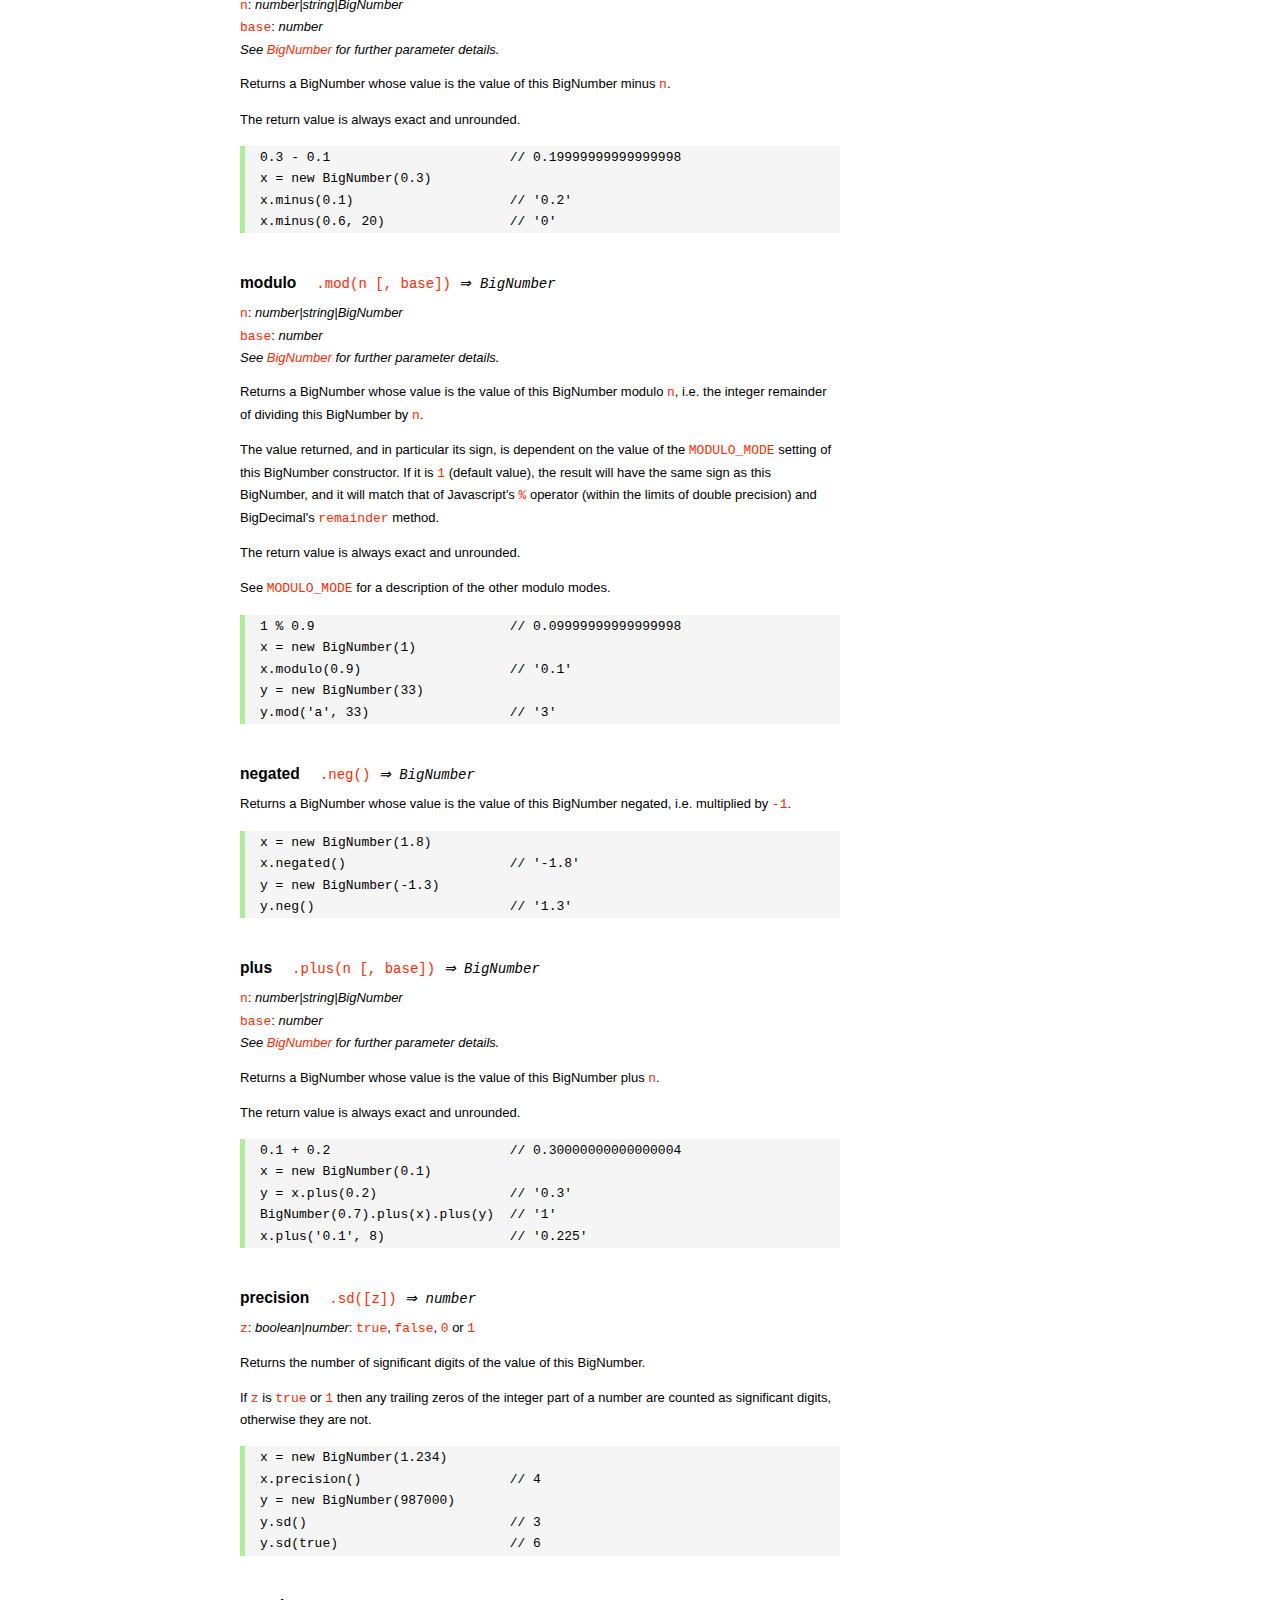
<file: cake/node_modules/mysql/node_modules/bignumber.js/doc/API.html>
<!DOCTYPE HTML>
<html>
<head>
<meta charset="utf-8">
<meta http-equiv="X-UA-Compatible" content="IE=edge">
<meta name="Author" content="M Mclaughlin">
<title>bignumber.js API</title>
<style>
html{font-size:100%}
body{background:#fff;font-family:"Helvetica Neue",Helvetica,Arial,sans-serif;font-size:13px;
  line-height:1.65em;min-height:100%;margin:0}
body,i{color:#000}
.nav{background:#fff;position:fixed;top:0;bottom:0;left:0;width:200px;overflow-y:auto;
  padding:15px 0 30px 15px}
div.container{width:600px;margin:50px 0 50px 240px}
p{margin:0 0 1em;width:600px}
pre,ul{margin:1em 0}
h1,h2,h3,h4,h5{margin:0;padding:1.5em 0 0}
h1,h2{padding:.75em 0}
h1{font:400 3em Verdana,sans-serif;color:#000;margin-bottom:1em}
h2{font-size:2.25em;color:#ff2a00}
h3{font-size:1.75em;color:#4dc71f}
h4{font-size:1.75em;color:#ff2a00;padding-bottom:.75em}
h5{font-size:1.2em;margin-bottom:.4em}
h6{font-size:1.1em;margin-bottom:0.8em;padding:0.5em 0}
dd{padding-top:.35em}
dt{padding-top:.5em}
b{font-weight:700}
dt b{font-size:1.3em}
a,a:visited{color:#ff2a00;text-decoration:none}
a:active,a:hover{outline:0;text-decoration:underline}
.nav a,.nav b,.nav a:visited{display:block;color:#ff2a00;font-weight:700; margin-top:15px}
.nav b{color:#4dc71f;margin-top:20px;cursor:default;width:auto}
ul{list-style-type:none;padding:0 0 0 20px}
.nav ul{line-height:14px;padding-left:0;margin:5px 0 0}
.nav ul a,.nav ul a:visited,span{display:inline;color:#000;font-family:Verdana,Geneva,sans-serif;
  font-size:11px;font-weight:400;margin:0}
.inset,ul.inset{margin-left:20px}
.inset{font-size:.9em}
.nav li{width:auto;margin:0 0 3px}
.alias{font-style:italic;margin-left:20px}
table{border-collapse:collapse;border-spacing:0;border:2px solid #a7dbd8;margin:1.75em 0;padding:0}
td,th{text-align:left;margin:0;padding:2px 5px;border:1px dotted #a7dbd8}
th{border-top:2px solid #a7dbd8;border-bottom:2px solid #a7dbd8;color:#ff2a00}
code,pre{font-family:Consolas, monaco, monospace;font-weight:400}
pre{background:#f5f5f5;white-space:pre-wrap;word-wrap:break-word;border-left:5px solid #abef98;
  padding:1px 0 1px 15px;margin:1.2em 0}
code,.nav-title{color:#ff2a00}
.end{margin-bottom:25px}
.centre{text-align:center}
.error-table{font-size:13px;width:100%}
#faq{margin:3em 0 0}
li span{float:right;margin-right:10px;color:#c0c0c0}
#js{font:inherit;color:#4dc71f}
</style>
</head>
<body>

  <div class="nav">

    <a class='nav-title' href="#">API</a>

    <b> CONSTRUCTOR </b>
    <ul>
      <li><a href="#bignumber">BigNumber</a></li>
    </ul>

    <a href="#methods">Methods</a>
    <ul>
      <li><a href="#another">another</a></li>
      <li><a href="#config" >config</a></li>
      <li>
        <ul class="inset">
          <li><a href="#decimal-places">DECIMAL_PLACES</a></li>
          <li><a href="#rounding-mode" >ROUNDING_MODE</a></li>
          <li><a href="#exponential-at">EXPONENTIAL_AT</a></li>
          <li><a href="#range"         >RANGE</a></li>
          <li><a href="#errors"        >ERRORS</a></li>
          <li><a href="#crypto"        >CRYPTO</a></li>
          <li><a href="#modulo-mode"   >MODULO_MODE</a></li>
          <li><a href="#pow-precision" >POW_PRECISION</a></li>
          <li><a href="#format"        >FORMAT</a></li>
        </ul>
      </li>
      <li><a href="#max"   >max</a></li>
      <li><a href="#min"   >min</a></li>
      <li><a href="#random">random</a></li>
    </ul>

    <a href="#constructor-properties">Properties</a>
    <ul>
      <li><a href="#round-up"        >ROUND_UP</a></li>
      <li><a href="#round-down"      >ROUND_DOWN</a></li>
      <li><a href="#round-ceil"      >ROUND_CEIL</a></li>
      <li><a href="#round-floor"     >ROUND_FLOOR</a></li>
      <li><a href="#round-half-up"   >ROUND_HALF_UP</a></li>
      <li><a href="#round-half-down" >ROUND_HALF_DOWN</a></li>
      <li><a href="#round-half-even" >ROUND_HALF_EVEN</a></li>
      <li><a href="#round-half-ceil" >ROUND_HALF_CEIL</a></li>
      <li><a href="#round-half-floor">ROUND_HALF_FLOOR</a></li>
    </ul>

    <b> INSTANCE </b>

    <a href="#prototype-methods">Methods</a>
    <ul>
      <li><a href="#abs"    >absoluteValue       </a><span>abs</span>     </li>
      <li><a href="#ceil"   >ceil                </a>                     </li>
      <li><a href="#cmp"    >comparedTo          </a><span>cmp</span>     </li>
      <li><a href="#dp"     >decimalPlaces       </a><span>dp</span>      </li>
      <li><a href="#div"    >dividedBy           </a><span>div</span>     </li>
      <li><a href="#divInt" >dividedToIntegerBy  </a><span>divToInt</span></li>
      <li><a href="#eq"     >equals              </a><span>eq</span>      </li>
      <li><a href="#floor"  >floor               </a>                     </li>
      <li><a href="#gt"     >greaterThan         </a><span>gt</span>      </li>
      <li><a href="#gte"    >greaterThanOrEqualTo</a><span>gte</span>     </li>
      <li><a href="#isF"    >isFinite            </a>                     </li>
      <li><a href="#isInt"  >isInteger           </a><span>isInt</span>   </li>
      <li><a href="#isNaN"  >isNaN               </a>                     </li>
      <li><a href="#isNeg"  >isNegative          </a><span>isNeg</span>   </li>
      <li><a href="#isZ"    >isZero              </a>                     </li>
      <li><a href="#lt"     >lessThan            </a><span>lt</span>      </li>
      <li><a href="#lte"    >lessThanOrEqualTo   </a><span>lte</span>     </li>
      <li><a href="#minus"  >minus               </a><span>sub</span>     </li>
      <li><a href="#mod"    >modulo              </a><span>mod</span>     </li>
      <li><a href="#neg"    >negated             </a><span>neg</span>     </li>
      <li><a href="#plus"   >plus                </a><span>add</span>     </li>
      <li><a href="#sd"     >precision           </a><span>sd</span>      </li>
      <li><a href="#round"  >round               </a>                     </li>
      <li><a href="#shift"  >shift               </a>                     </li>
      <li><a href="#sqrt"   >squareRoot          </a><span>sqrt</span>    </li>
      <li><a href="#times"  >times               </a><span>mul</span>     </li>
      <li><a href="#toD"    >toDigits            </a>                     </li>
      <li><a href="#toE"    >toExponential       </a>                     </li>
      <li><a href="#toFix"  >toFixed             </a>                     </li>
      <li><a href="#toFor"  >toFormat            </a>                     </li>
      <li><a href="#toFr"   >toFraction          </a>                     </li>
      <li><a href="#toJSON" >toJSON              </a>                     </li>
      <li><a href="#toN"    >toNumber            </a>                     </li>
      <li><a href="#pow"    >toPower             </a><span>pow</span>     </li>
      <li><a href="#toP"    >toPrecision         </a>                     </li>
      <li><a href="#toS"    >toString            </a>                     </li>
      <li><a href="#trunc"  >truncated           </a><span>trunc</span>   </li>
      <li><a href="#valueOf">valueOf             </a>                     </li>
    </ul>

    <a href="#instance-properties">Properties</a>
    <ul>
      <li><a href="#coefficient">c: coefficient</a></li>
      <li><a href="#exponent"   >e: exponent</a></li>
      <li><a href="#sign"       >s: sign</a></li>
      <li><a href="#isbig"      >isBigNumber</a></li>
    </ul>

    <a href="#zero-nan-infinity">Zero, NaN &amp; Infinity</a>
    <a href="#Errors">Errors</a>
    <a class='end' href="#faq">FAQ</a>

  </div>

  <div class="container">

    <h1>bignumber<span id='js'>.js</span></h1>

    <p>A JavaScript library for arbitrary-precision arithmetic.</p>
    <p><a href="https://github.com/MikeMcl/bignumber.js">Hosted on GitHub</a>. </p>

    <h2>API</h2>

    <p>
      See the <a href='https://github.com/MikeMcl/bignumber.js'>README</a> on GitHub for a
      quick-start introduction.
    </p>
    <p>
      In all examples below, <code>var</code> and semicolons are not shown, and if a commented-out
      value is in quotes it means <code>toString</code> has been called on the preceding expression.
    </p>


    <h3>CONSTRUCTOR</h3>

    <h5 id="bignumber">
      BigNumber<code class='inset'>BigNumber(value [, base]) <i>&rArr; BigNumber</i></code>
    </h5>
    <dl>
      <dt><code>value</code></dt>
      <dd>
        <i>number|string|BigNumber</i>: see <a href='#range'>RANGE</a> for
        range.
      </dd>
      <dd>
        A numeric value.
      </dd>
      <dd>
        Legitimate values include &plusmn;<code>0</code>, &plusmn;<code>Infinity</code> and
        <code>NaN</code>.
      </dd>
      <dd>
        Values of type <em>number</em> with more than <code>15</code> significant digits are
        considered invalid (if <a href='#errors'><code>ERRORS</code></a> is true) as calling
        <code><a href='#toS'>toString</a></code> or <code><a href='#valueOf'>valueOf</a></code> on
        such numbers may not result in the intended value.
        <pre>console.log( 823456789123456.3 );    // 823456789123456.2</pre>
      </dd>
      <dd>
        There is no limit to the number of digits of a value of type <em>string</em> (other than
        that of JavaScript's maximum array size).
      </dd>
      <dd>
        Decimal string values may be in exponential, as well as normal (fixed-point) notation.
        Non-decimal values must be in normal notation.
      </dd>
      <dd>
        String values in hexadecimal literal form, e.g. <code>'0xff'</code>, are valid, as are
        string values with the octal and binary prefixs <code>'0o'</code> and <code>'0b'</code>.
        String values in octal literal form without the prefix will be interpreted as
        decimals, e.g. <code>'011'</code> is interpreted as 11, not 9.
      </dd>
      <dd>Values in any base may have fraction digits.</dd>
      <dd>
        For bases from <code>10</code> to <code>36</code>, lower and/or upper case letters can be
        used to represent values from <code>10</code> to <code>35</code>.
      </dd>
      <dd>
        For bases above 36, <code>a-z</code> represents values from <code>10</code> to
        <code>35</code>, <code>A-Z</code> from <code>36</code> to <code>61</code>, and
        <code>$</code> and <code>_</code> represent <code>62</code> and <code>63</code> respectively
        <i>(this can be changed by editing the <code>ALPHABET</code> variable near the top of the
        source file)</i>.
      </dd>
    </dl>
    <dl>
      <dt><code>base</code></dt>
      <dd>
        <i>number</i>: integer, <code>2</code> to <code>64</code> inclusive
      </dd>
      <dd>The base of <code>value</code>.</dd>
      <dd>
        If <code>base</code> is omitted, or is <code>null</code> or <code>undefined</code>, base
        <code>10</code> is assumed.
      </dd>
    </dl>
    <br />
    <p>Returns a new instance of a BigNumber object.</p>
    <p>
      If a base is specified, the value is rounded according to
      the current <a href='#decimal-places'><code>DECIMAL_PLACES</code></a> and
      <a href='#rounding-mode'><code>ROUNDING_MODE</code></a> configuration.
    </p>
    <p>
      See <a href='#Errors'>Errors</a> for the treatment of an invalid <code>value</code> or
      <code>base</code>.
    </p>
    <pre>
x = new BigNumber(9)                       // '9'
y = new BigNumber(x)                       // '9'

// 'new' is optional if ERRORS is false
BigNumber(435.345)                         // '435.345'

new BigNumber('5032485723458348569331745.33434346346912144534543')
new BigNumber('4.321e+4')                  // '43210'
new BigNumber('-735.0918e-430')            // '-7.350918e-428'
new BigNumber(Infinity)                    // 'Infinity'
new BigNumber(NaN)                         // 'NaN'
new BigNumber('.5')                        // '0.5'
new BigNumber('+2')                        // '2'
new BigNumber(-10110100.1, 2)              // '-180.5'
new BigNumber(-0b10110100.1)               // '-180.5'
new BigNumber('123412421.234324', 5)       // '607236.557696'
new BigNumber('ff.8', 16)                  // '255.5'
new BigNumber('0xff.8')                    // '255.5'</pre>
    <p>
      The following throws <code>'not a base 2 number'</code> if
      <a href='#errors'><code>ERRORS</code></a> is true, otherwise it returns a BigNumber with value
      <code>NaN</code>.
    </p>
    <pre>new BigNumber(9, 2)</pre>
    <p>
      The following throws <code>'number type has more than 15 significant digits'</code> if
      <a href='#errors'><code>ERRORS</code></a> is true, otherwise it returns a BigNumber with value
      <code>96517860459076820</code>.
    </p>
    <pre>new BigNumber(96517860459076817.4395)</pre>
    <p>
      The following throws <code>'not a number'</code> if <a href='#errors'><code>ERRORS</code></a>
      is true, otherwise it returns a BigNumber with value <code>NaN</code>.
    </p>
    <pre>new BigNumber('blurgh')</pre>
    <p>
      A value is only rounded by the constructor if a base is specified.
    </p>
    <pre>BigNumber.config({ DECIMAL_PLACES: 5 })
new BigNumber(1.23456789)                  // '1.23456789'
new BigNumber(1.23456789, 10)              // '1.23457'</pre>



    <h4 id="methods">Methods</h4>
     <p>The static methods of a BigNumber constructor.</p>




    <h5 id="another">
       another<code class='inset'>.another([obj]) <i>&rArr; BigNumber constructor</i></code>
    </h5>
    <p><code>obj</code>: <i>object</i></p>
    <p>
      Returns a new independent BigNumber constructor with configuration as described by
      <code>obj</code> (see <a href='#config'><code>config</code></a>), or with the default
      configuration if <code>obj</code> is <code>null</code> or <code>undefined</code>.
    </p>
    <pre>BigNumber.config({ DECIMAL_PLACES: 5 })
BN = BigNumber.another({ DECIMAL_PLACES: 9 })

x = new BigNumber(1)
y = new BN(1)

x.div(3)                        // 0.33333
y.div(3)                        // 0.333333333

// BN = BigNumber.another({ DECIMAL_PLACES: 9 }) is equivalent to:
BN = BigNumber.another()
BN.config({ DECIMAL_PLACES: 9 })</pre>



    <h5 id="config">config<code class='inset'>set([obj]) <i>&rArr; object</i></code></h5>
    <p>
      <code>obj</code>: <i>object</i>: an object that contains some or all of the following
      properties.
    </p>
    <p>Configures the settings for this particular BigNumber constructor.</p>
    <p><i>Note: the configuration can also be supplied as an argument list, see below.</i></p>
    <dl class='inset'>
      <dt id="decimal-places"><code><b>DECIMAL_PLACES</b></code></dt>
      <dd>
        <i>number</i>: integer, <code>0</code> to <code>1e+9</code> inclusive<br />
        Default value: <code>20</code>
      </dd>
      <dd>
        The <u>maximum</u> number of decimal places of the results of operations involving
        division, i.e. division, square root and base conversion operations, and power
        operations with negative exponents.<br />
      </dd>
      <dd>
      <pre>BigNumber.config({ DECIMAL_PLACES: 5 })
BigNumber.set({ DECIMAL_PLACES: 5 })    // equivalent
BigNumber.config(5)    // equivalent</pre>
      </dd>



      <dt id="rounding-mode"><code><b>ROUNDING_MODE</b></code></dt>
      <dd>
        <i>number</i>: integer, <code>0</code> to <code>8</code> inclusive<br />
        Default value: <code>4</code> <a href="#round-half-up">(<code>ROUND_HALF_UP</code>)</a>
      </dd>
      <dd>
        The rounding mode used in the above operations and the default rounding mode of
        <a href='#round'><code>round</code></a>,
        <a href='#toE'><code>toExponential</code></a>,
        <a href='#toFix'><code>toFixed</code></a>,
        <a href='#toFor'><code>toFormat</code></a> and
        <a href='#toP'><code>toPrecision</code></a>.
      </dd>
      <dd>The modes are available as enumerated properties of the BigNumber constructor.</dd>
       <dd>
      <pre>BigNumber.config({ ROUNDING_MODE: 0 })
BigNumber.config(null, BigNumber.ROUND_UP)    // equivalent</pre>
        </dd>



      <dt id="exponential-at"><code><b>EXPONENTIAL_AT</b></code></dt>
      <dd>
        <i>number</i>: integer, magnitude <code>0</code> to <code>1e+9</code> inclusive, or
        <br />
        <i>number</i>[]: [ integer <code>-1e+9</code> to <code>0</code> inclusive, integer
        <code>0</code> to <code>1e+9</code> inclusive ]<br />
        Default value: <code>[-7, 20]</code>
      </dd>
      <dd>
        The exponent value(s) at which <code>toString</code> returns exponential notation.
      </dd>
      <dd>
        If a single number is assigned, the value is the exponent magnitude.<br />
        If an array of two numbers is assigned then the first number is the negative exponent
        value at and beneath which exponential notation is used, and the second number is the
        positive exponent value at and above which the same.
      </dd>
      <dd>
        For example, to emulate JavaScript numbers in terms of the exponent values at which they
        begin to use exponential notation, use <code>[-7, 20]</code>.
      </dd>
      <dd>
      <pre>BigNumber.config({ EXPONENTIAL_AT: 2 })
new BigNumber(12.3)         // '12.3'        e is only 1
new BigNumber(123)          // '1.23e+2'
new BigNumber(0.123)        // '0.123'       e is only -1
new BigNumber(0.0123)       // '1.23e-2'

BigNumber.config({ EXPONENTIAL_AT: [-7, 20] })
new BigNumber(123456789)    // '123456789'   e is only 8
new BigNumber(0.000000123)  // '1.23e-7'

// Almost never return exponential notation:
BigNumber.config({ EXPONENTIAL_AT: 1e+9 })

// Always return exponential notation:
BigNumber.config({ EXPONENTIAL_AT: 0 })</pre>
      </dd>
      <dd>
        Regardless of the value of <code>EXPONENTIAL_AT</code>, the <code>toFixed</code> method
        will always return a value in normal notation and the <code>toExponential</code> method
        will always return a value in exponential form.
      </dd>
      <dd>
        Calling <code>toString</code> with a base argument, e.g. <code>toString(10)</code>, will
        also always return normal notation.
      </dd>



      <dt id="range"><code><b>RANGE</b></code></dt>
      <dd>
        <i>number</i>: integer, magnitude <code>1</code> to <code>1e+9</code> inclusive, or
        <br />
        <i>number</i>[]: [ integer <code>-1e+9</code> to <code>-1</code> inclusive, integer
        <code>1</code> to <code>1e+9</code> inclusive ]<br />
        Default value: <code>[-1e+9, 1e+9]</code>
      </dd>
      <dd>
        The exponent value(s) beyond which overflow to <code>Infinity</code> and underflow to
        zero occurs.
      </dd>
      <dd>
        If a single number is assigned, it is the maximum exponent magnitude: values wth a
        positive exponent of greater magnitude become <code>Infinity</code> and those with a
        negative exponent of greater magnitude become zero.
      <dd>
        If an array of two numbers is assigned then the first number is the negative exponent
        limit and the second number is the positive exponent limit.
      </dd>
      <dd>
        For example, to emulate JavaScript numbers in terms of the exponent values at which they
        become zero and <code>Infinity</code>, use <code>[-324, 308]</code>.
      </dd>
      <dd>
      <pre>BigNumber.config({ RANGE: 500 })
BigNumber.config().RANGE     // [ -500, 500 ]
new BigNumber('9.999e499')   // '9.999e+499'
new BigNumber('1e500')       // 'Infinity'
new BigNumber('1e-499')      // '1e-499'
new BigNumber('1e-500')      // '0'

BigNumber.config({ RANGE: [-3, 4] })
new BigNumber(99999)         // '99999'      e is only 4
new BigNumber(100000)        // 'Infinity'   e is 5
new BigNumber(0.001)         // '0.01'       e is only -3
new BigNumber(0.0001)        // '0'          e is -4</pre>
      </dd>
      <dd>
        The largest possible magnitude of a finite BigNumber is
        <code>9.999...e+1000000000</code>.<br />
        The smallest possible magnitude of a non-zero BigNumber is <code>1e-1000000000</code>.
      </dd>



      <dt id="errors"><code><b>ERRORS</b></code></dt>
      <dd>
        <i>boolean|number</i>: <code>true</code>, <code>false</code>, <code>0</code> or
        <code>1</code>.<br />
        Default value: <code>true</code>
      </dd>
      <dd>
        The value that determines whether BigNumber Errors are thrown.<br />
        If <code>ERRORS</code> is false, no errors will be thrown.
      </dd>
      <dd>See <a href='#Errors'>Errors</a>.</dd>
      <dd><pre>BigNumber.config({ ERRORS: false })</pre></dd>



      <dt id="crypto"><code><b>CRYPTO</b></code></dt>
      <dd>
        <i>boolean|number</i>: <code>true</code>, <code>false</code>, <code>0</code> or
        <code>1</code>.<br />
        Default value: <code>false</code>
      </dd>
      <dd>
        The value that determines whether cryptographically-secure pseudo-random number
        generation is used.
      </dd>
      <dd>
        If <code>CRYPTO</code> is set to <code>true</code> then the
        <a href='#random'><code>random</code></a> method will generate random digits using
        <code>crypto.getRandomValues</code> in browsers that support it, or
        <code>crypto.randomBytes</code> if using a version of Node.js that supports it.
      </dd>
      <dd>
        If neither function is supported by the host environment then attempting to set
        <code>CRYPTO</code> to <code>true</code> will fail, and if <code>ERRORS</code>
        is <code>true</code> an exception will be thrown.
      </dd>
      <dd>
        If <code>CRYPTO</code> is <code>false</code> then the source of randomness used will be
        <code>Math.random</code> (which is assumed to generate at least <code>30</code> bits of
        randomness).
      </dd>
      <dd>See <a href='#random'><code>random</code></a>.</dd>
      <dd>
      <pre>BigNumber.config({ CRYPTO: true })
BigNumber.config().CRYPTO       // true
BigNumber.random()              // 0.54340758610486147524</pre>
      </dd>



      <dt id="modulo-mode"><code><b>MODULO_MODE</b></code></dt>
      <dd>
        <i>number</i>: integer, <code>0</code> to <code>9</code> inclusive<br />
        Default value: <code>1</code> (<a href="#round-down"><code>ROUND_DOWN</code></a>)
      </dd>
      <dd>The modulo mode used when calculating the modulus: <code>a mod n</code>.</dd>
      <dd>
        The quotient, <code>q = a / n</code>, is calculated according to the
        <a href='#rounding-mode'><code>ROUNDING_MODE</code></a> that corresponds to the chosen
        <code>MODULO_MODE</code>.
      </dd>
      <dd>The remainder, <code>r</code>, is calculated as: <code>r = a - n * q</code>.</dd>
      <dd>
        The modes that are most commonly used for the modulus/remainder operation are shown in
        the following table. Although the other rounding modes can be used, they may not give
        useful results.
      </dd>
      <dd>
        <table>
          <tr><th>Property</th><th>Value</th><th>Description</th></tr>
          <tr>
            <td><b>ROUND_UP</b></td><td class='centre'>0</td>
            <td>
              The remainder is positive if the dividend is negative, otherwise it is negative.
            </td>
          </tr>
          <tr>
            <td><b>ROUND_DOWN</b></td><td class='centre'>1</td>
            <td>
              The remainder has the same sign as the dividend.<br />
              This uses 'truncating division' and matches the behaviour of JavaScript's
              remainder operator <code>%</code>.
            </td>
          </tr>
          <tr>
            <td><b>ROUND_FLOOR</b></td><td class='centre'>3</td>
            <td>
              The remainder has the same sign as the divisor.<br />
              This matches Python's <code>%</code> operator.
            </td>
          </tr>
          <tr>
            <td><b>ROUND_HALF_EVEN</b></td><td class='centre'>6</td>
            <td>The <i>IEEE 754</i> remainder function.</td>
          </tr>
           <tr>
             <td><b>EUCLID</b></td><td class='centre'>9</td>
             <td>
               The remainder is always positive. Euclidian division: <br />
               <code>q = sign(n) * floor(a / abs(n))</code>
             </td>
           </tr>
        </table>
      </dd>
      <dd>
        The rounding/modulo modes are available as enumerated properties of the BigNumber
        constructor.
      </dd>
      <dd>See <a href='#mod'><code>modulo</code></a>.</dd>
      <dd>
        <pre>BigNumber.config({ MODULO_MODE: BigNumber.EUCLID })
BigNumber.config({ MODULO_MODE: 9 })          // equivalent</pre>
      </dd>



      <dt id="pow-precision"><code><b>POW_PRECISION</b></code></dt>
      <dd>
        <i>number</i>: integer, <code>0</code> to <code>1e+9</code> inclusive.<br />
        Default value: <code>0</code>
      </dd>
      <dd>
        The <i>maximum</i> number of significant digits of the result of the power operation
        (unless a modulus is specified).
      </dd>
      <dd>If set to <code>0</code>, the number of signifcant digits will not be limited.</dd>
      <dd>See <a href='#pow'><code>toPower</code></a>.</dd>
      <dd><pre>BigNumber.config({ POW_PRECISION: 100 })</pre></dd>



      <dt id="format"><code><b>FORMAT</b></code></dt>
      <dd><i>object</i></dd>
      <dd>
        The <code>FORMAT</code> object configures the format of the string returned by the
        <a href='#toFor'><code>toFormat</code></a> method.
      </dd>
      <dd>
        The example below shows the properties of the <code>FORMAT</code> object that are
        recognised, and their default values.
      </dd>
      <dd>
         Unlike the other configuration properties, the values of the properties of the
         <code>FORMAT</code> object will not be checked for validity. The existing
         <code>FORMAT</code> object will simply be replaced by the object that is passed in.
         Note that all the properties shown below do not have to be included.
      </dd>
      <dd>See <a href='#toFor'><code>toFormat</code></a> for examples of usage.</dd>
      <dd>
      <pre>
BigNumber.config({
    FORMAT: {
        // the decimal separator
        decimalSeparator: '.',
        // the grouping separator of the integer part
        groupSeparator: ',',
        // the primary grouping size of the integer part
        groupSize: 3,
        // the secondary grouping size of the integer part
        secondaryGroupSize: 0,
        // the grouping separator of the fraction part
        fractionGroupSeparator: ' ',
        // the grouping size of the fraction part
        fractionGroupSize: 0
    }
});</pre>
      </dd>
    </dl>
    <br />
    <p>Returns an object with the above properties and their current values.</p>
    <p>
      If the value to be assigned to any of the above properties is <code>null</code> or
      <code>undefined</code> it is ignored.
    </p>
    <p>See <a href='#Errors'>Errors</a> for the treatment of invalid values.</p>
    <pre>
BigNumber.config({
    DECIMAL_PLACES: 40,
    ROUNDING_MODE: BigNumber.ROUND_HALF_CEIL,
    EXPONENTIAL_AT: [-10, 20],
    RANGE: [-500, 500],
    ERRORS: true,
    CRYPTO: true,
    MODULO_MODE: BigNumber.ROUND_FLOOR,
    POW_PRECISION: 80,
    FORMAT: {
        groupSize: 3,
        groupSeparator: ' ',
        decimalSeparator: ','
    }
});

// Alternatively but equivalently (excluding FORMAT):
BigNumber.config( 40, 7, [-10, 20], 500, 1, 1, 3, 80 )

obj = BigNumber.config();
obj.ERRORS       // true
obj.RANGE        // [-500, 500]</pre>



    <h5 id="max">
      max<code class='inset'>.max([arg1 [, arg2, ...]]) <i>&rArr; BigNumber</i></code>
    </h5>
    <p>
      <code>arg1</code>, <code>arg2</code>, ...: <i>number|string|BigNumber</i><br />
      <i>See <code><a href="#bignumber">BigNumber</a></code> for further parameter details.</i>
    </p>
    <p>
      Returns a BigNumber whose value is the maximum of <code>arg1</code>,
      <code>arg2</code>,... .
    </p>
    <p>The argument to this method can also be an array of values.</p>
    <p>The return value is always exact and unrounded.</p>
    <pre>x = new BigNumber('3257869345.0378653')
BigNumber.max(4e9, x, '123456789.9')          // '4000000000'

arr = [12, '13', new BigNumber(14)]
BigNumber.max(arr)                            // '14'</pre>



    <h5 id="min">
      min<code class='inset'>.min([arg1 [, arg2, ...]]) <i>&rArr; BigNumber</i></code>
    </h5>
    <p>
      <code>arg1</code>, <code>arg2</code>, ...: <i>number|string|BigNumber</i><br />
      <i>See <code><a href="#bignumber">BigNumber</a></code> for further parameter details.</i>
    </p>
    <p>
      Returns a BigNumber whose value is the minimum of <code>arg1</code>,
      <code>arg2</code>,... .
    </p>
    <p>The argument to this method can also be an array of values.</p>
    <p>The return value is always exact and unrounded.</p>
    <pre>x = new BigNumber('3257869345.0378653')
BigNumber.min(4e9, x, '123456789.9')          // '123456789.9'

arr = [2, new BigNumber(-14), '-15.9999', -12]
BigNumber.min(arr)                            // '-15.9999'</pre>



    <h5 id="random">
      random<code class='inset'>.random([dp]) <i>&rArr; BigNumber</i></code>
    </h5>
    <p><code>dp</code>: <i>number</i>: integer, <code>0</code> to <code>1e+9</code> inclusive</p>
    <p>
      Returns a new BigNumber with a pseudo-random value equal to or greater than <code>0</code> and
      less than <code>1</code>.
    </p>
    <p>
      The return value will have <code>dp</code> decimal places (or less if trailing zeros are
      produced).<br />
      If <code>dp</code> is omitted then the number of decimal places will default to the current
      <a href='#decimal-places'><code>DECIMAL_PLACES</code></a> setting.
    </p>
    <p>
      Depending on the value of this BigNumber constructor's
      <a href='#crypto'><code>CRYPTO</code></a> setting and the support for the
      <code>crypto</code> object in the host environment, the random digits of the return value are
      generated by either <code>Math.random</code> (fastest), <code>crypto.getRandomValues</code>
      (Web Cryptography API in recent browsers) or <code>crypto.randomBytes</code> (Node.js).
    </p>
    <p>
      If <a href='#crypto'><code>CRYPTO</code></a> is <code>true</code>, i.e. one of the
      <code>crypto</code> methods is to be used, the value of a returned BigNumber should be
      cryptographically-secure and statistically indistinguishable from a random value.
    </p>
    <pre>BigNumber.config({ DECIMAL_PLACES: 10 })
BigNumber.random()              // '0.4117936847'
BigNumber.random(20)            // '0.78193327636914089009'</pre>



    <h4 id="constructor-properties">Properties</h4>
    <p>
      The library's enumerated rounding modes are stored as properties of the constructor.<br />
      (They are not referenced internally by the library itself.)
    </p>
    <p>
      Rounding modes <code>0</code> to <code>6</code> (inclusive) are the same as those of Java's
      BigDecimal class.
    </p>
    <table>
      <tr>
        <th>Property</th>
        <th>Value</th>
        <th>Description</th>
      </tr>
      <tr>
        <td id="round-up"><b>ROUND_UP</b></td>
        <td class='centre'>0</td>
        <td>Rounds away from zero</td>
      </tr>
      <tr>
        <td id="round-down"><b>ROUND_DOWN</b></td>
        <td class='centre'>1</td>
        <td>Rounds towards zero</td>
      </tr>
      <tr>
        <td id="round-ceil"><b>ROUND_CEIL</b></td>
        <td class='centre'>2</td>
        <td>Rounds towards <code>Infinity</code></td>
      </tr>
      <tr>
        <td id="round-floor"><b>ROUND_FLOOR</b></td>
        <td class='centre'>3</td>
        <td>Rounds towards <code>-Infinity</code></td>
      </tr>
      <tr>
        <td id="round-half-up"><b>ROUND_HALF_UP</b></td>
        <td class='centre'>4</td>
        <td>
          Rounds towards nearest neighbour.<br />
          If equidistant, rounds away from zero
        </td>
      </tr>
      <tr>
        <td id="round-half-down"><b>ROUND_HALF_DOWN</b></td>
        <td class='centre'>5</td>
        <td>
          Rounds towards nearest neighbour.<br />
          If equidistant, rounds towards zero
        </td>
      </tr>
      <tr>
        <td id="round-half-even"><b>ROUND_HALF_EVEN</b></td>
        <td class='centre'>6</td>
        <td>
          Rounds towards nearest neighbour.<br />
          If equidistant, rounds towards even neighbour
        </td>
      </tr>
      <tr>
        <td id="round-half-ceil"><b>ROUND_HALF_CEIL</b></td>
        <td class='centre'>7</td>
        <td>
          Rounds towards nearest neighbour.<br />
          If equidistant, rounds towards <code>Infinity</code>
        </td>
      </tr>
      <tr>
        <td id="round-half-floor"><b>ROUND_HALF_FLOOR</b></td>
        <td class='centre'>8</td>
        <td>
          Rounds towards nearest neighbour.<br />
          If equidistant, rounds towards <code>-Infinity</code>
        </td>
      </tr>
    </table>
    <pre>
BigNumber.config({ ROUNDING_MODE: BigNumber.ROUND_CEIL })
BigNumber.config({ ROUNDING_MODE: 2 })     // equivalent</pre>


    <h3>INSTANCE</h3>

    <h4 id="prototype-methods">Methods</h4>
    <p>The methods inherited by a BigNumber instance from its constructor's prototype object.</p>
    <p>A BigNumber is immutable in the sense that it is not changed by its methods. </p>
    <p>
      The treatment of &plusmn;<code>0</code>, &plusmn;<code>Infinity</code> and <code>NaN</code> is
      consistent with how JavaScript treats these values.
    </p>
    <p>
      Many method names have a shorter alias.<br />
      (Internally, the library always uses the shorter method names.)
    </p>



    <h5 id="abs">absoluteValue<code class='inset'>.abs() <i>&rArr; BigNumber</i></code></h5>
    <p>
      Returns a BigNumber whose value is the absolute value, i.e. the magnitude, of the value of
      this BigNumber.
    </p>
    <p>The return value is always exact and unrounded.</p>
    <pre>
x = new BigNumber(-0.8)
y = x.absoluteValue()           // '0.8'
z = y.abs()                     // '0.8'</pre>



    <h5 id="ceil">ceil<code class='inset'>.ceil() <i>&rArr; BigNumber</i></code></h5>
    <p>
      Returns a BigNumber whose value is the value of this BigNumber rounded to
      a whole number in the direction of positive <code>Infinity</code>.
    </p>
    <pre>
x = new BigNumber(1.3)
x.ceil()                        // '2'
y = new BigNumber(-1.8)
y.ceil()                        // '-1'</pre>



    <h5 id="cmp">comparedTo<code class='inset'>.cmp(n [, base]) <i>&rArr; number</i></code></h5>
    <p>
      <code>n</code>: <i>number|string|BigNumber</i><br />
      <code>base</code>: <i>number</i><br />
      <i>See <a href="#bignumber">BigNumber</a> for further parameter details.</i>
    </p>
    <table>
      <tr><th>Returns</th><th>&nbsp;</th></tr>
      <tr>
        <td class='centre'><code>1</code></td>
        <td>If the value of this BigNumber is greater than the value of <code>n</code></td>
      </tr>
      <tr>
        <td class='centre'><code>-1</code></td>
        <td>If the value of this BigNumber is less than the value of <code>n</code></td>
      </tr>
      <tr>
        <td class='centre'><code>0</code></td>
        <td>If this BigNumber and <code>n</code> have the same value</td>
      </tr>
       <tr>
        <td class='centre'><code>null</code></td>
        <td>If the value of either this BigNumber or <code>n</code> is <code>NaN</code></td>
      </tr>
    </table>
    <pre>
x = new BigNumber(Infinity)
y = new BigNumber(5)
x.comparedTo(y)                 // 1
x.comparedTo(x.minus(1))        // 0
y.cmp(NaN)                      // null
y.cmp('110', 2)                 // -1</pre>



    <h5 id="dp">decimalPlaces<code class='inset'>.dp() <i>&rArr; number</i></code></h5>
    <p>
      Return the number of decimal places of the value of this BigNumber, or <code>null</code> if
      the value of this BigNumber is &plusmn;<code>Infinity</code> or <code>NaN</code>.
    </p>
    <pre>
x = new BigNumber(123.45)
x.decimalPlaces()               // 2
y = new BigNumber('9.9e-101')
y.dp()                          // 102</pre>



    <h5 id="div">dividedBy<code class='inset'>.div(n [, base]) <i>&rArr; BigNumber</i></code>
    </h5>
    <p>
      <code>n</code>: <i>number|string|BigNumber</i><br />
      <code>base</code>: <i>number</i><br />
      <i>See <a href="#bignumber">BigNumber</a> for further parameter details.</i>
    </p>
    <p>
      Returns a BigNumber whose value is the value of this BigNumber divided by
      <code>n</code>, rounded according to the current
      <a href='#decimal-places'><code>DECIMAL_PLACES</code></a> and
      <a href='#rounding-mode'><code>ROUNDING_MODE</code></a> configuration.
    </p>
    <pre>
x = new BigNumber(355)
y = new BigNumber(113)
x.dividedBy(y)                  // '3.14159292035398230088'
x.div(5)                        // '71'
x.div(47, 16)                   // '5'</pre>



    <h5 id="divInt">
      dividedToIntegerBy<code class='inset'>.divToInt(n [, base]) &rArr;
      <i>BigNumber</i></code>
    </h5>
    <p>
      <code>n</code>: <i>number|string|BigNumber</i><br />
      <code>base</code>: <i>number</i><br />
      <i>See <a href="#bignumber">BigNumber</a> for further parameter details.</i>
    </p>
    <p>
      Return a BigNumber whose value is the integer part of dividing the value of this BigNumber by
      <code>n</code>.
    </p>
    <pre>
x = new BigNumber(5)
y = new BigNumber(3)
x.dividedToIntegerBy(y)         // '1'
x.divToInt(0.7)                 // '7'
x.divToInt('0.f', 16)           // '5'</pre>



    <h5 id="eq">equals<code class='inset'>.eq(n [, base]) <i>&rArr; boolean</i></code></h5>
    <p>
      <code>n</code>: <i>number|string|BigNumber</i><br />
      <code>base</code>: <i>number</i><br />
      <i>See <a href="#bignumber">BigNumber</a> for further parameter details.</i>
    </p>
    <p>
      Returns <code>true</code> if the value of this BigNumber equals the value of <code>n</code>,
      otherwise returns <code>false</code>.<br />
      As with JavaScript, <code>NaN</code> does not equal <code>NaN</code>.
    </p>
    <p>Note: This method uses the <a href='#cmp'><code>comparedTo</code></a> method internally.</p>
    <pre>
0 === 1e-324                    // true
x = new BigNumber(0)
x.equals('1e-324')              // false
BigNumber(-0).eq(x)             // true  ( -0 === 0 )
BigNumber(255).eq('ff', 16)     // true

y = new BigNumber(NaN)
y.equals(NaN)                   // false</pre>



    <h5 id="floor">floor<code class='inset'>.floor() <i>&rArr; BigNumber</i></code></h5>
    <p>
      Returns a BigNumber whose value is the value of this BigNumber rounded to a whole number in
      the direction of negative <code>Infinity</code>.
    </p>
    <pre>
x = new BigNumber(1.8)
x.floor()                       // '1'
y = new BigNumber(-1.3)
y.floor()                       // '-2'</pre>



    <h5 id="gt">greaterThan<code class='inset'>.gt(n [, base]) <i>&rArr; boolean</i></code></h5>
    <p>
      <code>n</code>: <i>number|string|BigNumber</i><br />
      <code>base</code>: <i>number</i><br />
      <i>See <a href="#bignumber">BigNumber</a> for further parameter details.</i>
    </p>
    <p>
      Returns <code>true</code> if the value of this BigNumber is greater than the value of
      <code>n</code>, otherwise returns <code>false</code>.
    </p>
    <p>Note: This method uses the <a href='#cmp'><code>comparedTo</code></a> method internally.</p>
    <pre>
0.1 &gt; (0.3 - 0.2)                           // true
x = new BigNumber(0.1)
x.greaterThan(BigNumber(0.3).minus(0.2))    // false
BigNumber(0).gt(x)                          // false
BigNumber(11, 3).gt(11.1, 2)                // true</pre>



    <h5 id="gte">
      greaterThanOrEqualTo<code class='inset'>.gte(n [, base]) <i>&rArr; boolean</i></code>
    </h5>
    <p>
      <code>n</code>: <i>number|string|BigNumber</i><br />
      <code>base</code>: <i>number</i><br />
      <i>See <a href="#bignumber">BigNumber</a> for further parameter details.</i>
    </p>
    <p>
      Returns <code>true</code> if the value of this BigNumber is greater than or equal to the value
      of <code>n</code>, otherwise returns <code>false</code>.
    </p>
    <p>Note: This method uses the <a href='#cmp'><code>comparedTo</code></a> method internally.</p>
    <pre>
(0.3 - 0.2) &gt;= 0.1                   // false
x = new BigNumber(0.3).minus(0.2)
x.greaterThanOrEqualTo(0.1)          // true
BigNumber(1).gte(x)                  // true
BigNumber(10, 18).gte('i', 36)       // true</pre>



    <h5 id="isF">isFinite<code class='inset'>.isFinite() <i>&rArr; boolean</i></code></h5>
    <p>
      Returns <code>true</code> if the value of this BigNumber is a finite number, otherwise
      returns <code>false</code>.
    </p>
    <p>
      The only possible non-finite values of a BigNumber are <code>NaN</code>, <code>Infinity</code>
      and <code>-Infinity</code>.
    </p>
    <pre>
x = new BigNumber(1)
x.isFinite()                    // true
y = new BigNumber(Infinity)
y.isFinite()                    // false</pre>
    <p>
      Note: The native method <code>isFinite()</code> can be used if
      <code>n &lt;= Number.MAX_VALUE</code>.
    </p>



    <h5 id="isInt">isInteger<code class='inset'>.isInt() <i>&rArr; boolean</i></code></h5>
    <p>
      Returns <code>true</code> if the value of this BigNumber is a whole number, otherwise returns
      <code>false</code>.
    </p>
    <pre>
x = new BigNumber(1)
x.isInteger()                   // true
y = new BigNumber(123.456)
y.isInt()                       // false</pre>



    <h5 id="isNaN">isNaN<code class='inset'>.isNaN() <i>&rArr; boolean</i></code></h5>
    <p>
      Returns <code>true</code> if the value of this BigNumber is <code>NaN</code>, otherwise
      returns <code>false</code>.
    </p>
    <pre>
x = new BigNumber(NaN)
x.isNaN()                       // true
y = new BigNumber('Infinity')
y.isNaN()                       // false</pre>
    <p>Note: The native method <code>isNaN()</code> can also be used.</p>



    <h5 id="isNeg">isNegative<code class='inset'>.isNeg() <i>&rArr; boolean</i></code></h5>
    <p>
      Returns <code>true</code> if the value of this BigNumber is negative, otherwise returns
      <code>false</code>.
    </p>
    <pre>
x = new BigNumber(-0)
x.isNegative()                  // true
y = new BigNumber(2)
y.isNeg()                       // false</pre>
    <p>Note: <code>n &lt; 0</code> can be used if <code>n &lt;= -Number.MIN_VALUE</code>.</p>



    <h5 id="isZ">isZero<code class='inset'>.isZero() <i>&rArr; boolean</i></code></h5>
    <p>
      Returns <code>true</code> if the value of this BigNumber is zero or minus zero, otherwise
      returns <code>false</code>.
    </p>
    <pre>
x = new BigNumber(-0)
x.isZero() && x.isNeg()         // true
y = new BigNumber(Infinity)
y.isZero()                      // false</pre>
    <p>Note: <code>n == 0</code> can be used if <code>n &gt;= Number.MIN_VALUE</code>.</p>



    <h5 id="lt">lessThan<code class='inset'>.lt(n [, base]) <i>&rArr; boolean</i></code></h5>
    <p>
      <code>n</code>: <i>number|string|BigNumber</i><br />
      <code>base</code>: <i>number</i><br />
      <i>See <a href="#bignumber">BigNumber</a> for further parameter details.</i>
    </p>
    <p>
      Returns <code>true</code> if the value of this BigNumber is less than the value of
      <code>n</code>, otherwise returns <code>false</code>.
    </p>
     <p>Note: This method uses the <a href='#cmp'><code>comparedTo</code></a> method internally.</p>
    <pre>
(0.3 - 0.2) &lt; 0.1                     // true
x = new BigNumber(0.3).minus(0.2)
x.lessThan(0.1)                       // false
BigNumber(0).lt(x)                    // true
BigNumber(11.1, 2).lt(11, 3)          // true</pre>



    <h5 id="lte">
      lessThanOrEqualTo<code class='inset'>.lte(n [, base]) <i>&rArr; boolean</i></code>
    </h5>
    <p>
      <code>n</code>: <i>number|string|BigNumber</i><br />
      <code>base</code>: <i>number</i><br />
      <i>See <a href="#bignumber">BigNumber</a> for further parameter details.</i>
    </p>
    <p>
      Returns <code>true</code> if the value of this BigNumber is less than or equal to the value of
      <code>n</code>, otherwise returns <code>false</code>.
    </p>
    <p>Note: This method uses the <a href='#cmp'><code>comparedTo</code></a> method internally.</p>
    <pre>
0.1 &lt;= (0.3 - 0.2)                                // false
x = new BigNumber(0.1)
x.lessThanOrEqualTo(BigNumber(0.3).minus(0.2))    // true
BigNumber(-1).lte(x)                              // true
BigNumber(10, 18).lte('i', 36)                    // true</pre>



    <h5 id="minus">
      minus<code class='inset'>.minus(n [, base]) <i>&rArr; BigNumber</i></code>
    </h5>
    <p>
      <code>n</code>: <i>number|string|BigNumber</i><br />
      <code>base</code>: <i>number</i><br />
      <i>See <a href="#bignumber">BigNumber</a> for further parameter details.</i>
    </p>
    <p>Returns a BigNumber whose value is the value of this BigNumber minus <code>n</code>.</p>
    <p>The return value is always exact and unrounded.</p>
    <pre>
0.3 - 0.1                       // 0.19999999999999998
x = new BigNumber(0.3)
x.minus(0.1)                    // '0.2'
x.minus(0.6, 20)                // '0'</pre>



    <h5 id="mod">modulo<code class='inset'>.mod(n [, base]) <i>&rArr; BigNumber</i></code></h5>
    <p>
      <code>n</code>: <i>number|string|BigNumber</i><br />
      <code>base</code>: <i>number</i><br />
      <i>See <a href="#bignumber">BigNumber</a> for further parameter details.</i>
    </p>
    <p>
      Returns a BigNumber whose value is the value of this BigNumber modulo <code>n</code>, i.e.
      the integer remainder of dividing this BigNumber by <code>n</code>.
    </p>
    <p>
      The value returned, and in particular its sign, is dependent on the value of the
      <a href='#modulo-mode'><code>MODULO_MODE</code></a> setting of this BigNumber constructor.
      If it is <code>1</code> (default value), the result will have the same sign as this BigNumber,
      and it will match that of Javascript's <code>%</code> operator (within the limits of double
      precision) and BigDecimal's <code>remainder</code> method.
    </p>
    <p>The return value is always exact and unrounded.</p>
    <p>
      See <a href='#modulo-mode'><code>MODULO_MODE</code></a> for a description of the other
      modulo modes.
    </p>
    <pre>
1 % 0.9                         // 0.09999999999999998
x = new BigNumber(1)
x.modulo(0.9)                   // '0.1'
y = new BigNumber(33)
y.mod('a', 33)                  // '3'</pre>



    <h5 id="neg">negated<code class='inset'>.neg() <i>&rArr; BigNumber</i></code></h5>
    <p>
      Returns a BigNumber whose value is the value of this BigNumber negated, i.e. multiplied by
      <code>-1</code>.
    </p>
    <pre>
x = new BigNumber(1.8)
x.negated()                     // '-1.8'
y = new BigNumber(-1.3)
y.neg()                         // '1.3'</pre>



    <h5 id="plus">plus<code class='inset'>.plus(n [, base]) <i>&rArr; BigNumber</i></code></h5>
    <p>
      <code>n</code>: <i>number|string|BigNumber</i><br />
      <code>base</code>: <i>number</i><br />
      <i>See <a href="#bignumber">BigNumber</a> for further parameter details.</i>
    </p>
    <p>Returns a BigNumber whose value is the value of this BigNumber plus <code>n</code>.</p>
    <p>The return value is always exact and unrounded.</p>
    <pre>
0.1 + 0.2                       // 0.30000000000000004
x = new BigNumber(0.1)
y = x.plus(0.2)                 // '0.3'
BigNumber(0.7).plus(x).plus(y)  // '1'
x.plus('0.1', 8)                // '0.225'</pre>



    <h5 id="sd">precision<code class='inset'>.sd([z]) <i>&rArr; number</i></code></h5>
    <p>
      <code>z</code>: <i>boolean|number</i>: <code>true</code>, <code>false</code>, <code>0</code>
      or <code>1</code>
    </p>
    <p>Returns the number of significant digits of the value of this BigNumber.</p>
    <p>
      If <code>z</code> is <code>true</code> or <code>1</code> then any trailing zeros of the
      integer part of a number are counted as significant digits, otherwise they are not.
    </p>
    <pre>
x = new BigNumber(1.234)
x.precision()                   // 4
y = new BigNumber(987000)
y.sd()                          // 3
y.sd(true)                      // 6</pre>



    <h5 id="round">round<code class='inset'>.round([dp [, rm]]) <i>&rArr; BigNumber</i></code></h5>
    <p>
      <code>dp</code>: <i>number</i>: integer, <code>0</code> to <code>1e+9</code> inclusive<br />
      <code>rm</code>: <i>number</i>: integer, <code>0</code> to <code>8</code> inclusive
    </p>
    <p>
      Returns a BigNumber whose value is the value of this BigNumber rounded by rounding mode
      <code>rm</code> to a maximum of <code>dp</code> decimal places.
    </p>
    <p>
      if <code>dp</code> is omitted, or is <code>null</code> or <code>undefined</code>, the
      return value is <code>n</code> rounded to a whole number.<br />
      if <code>rm</code> is omitted, or is <code>null</code> or <code>undefined</code>,
      <a href='#rounding-mode'><code>ROUNDING_MODE</code></a> is used.
    </p>
    <p>
      See <a href='#Errors'>Errors</a> for the treatment of other non-integer or out of range
      <code>dp</code> or <code>rm</code> values.
    </p>
    <pre>
x = 1234.56
Math.round(x)                             // 1235

y = new BigNumber(x)
y.round()                                 // '1235'
y.round(1)                                // '1234.6'
y.round(2)                                // '1234.56'
y.round(10)                               // '1234.56'
y.round(0, 1)                             // '1234'
y.round(0, 6)                             // '1235'
y.round(1, 1)                             // '1234.5'
y.round(1, BigNumber.ROUND_HALF_EVEN)     // '1234.6'
y                                         // '1234.56'</pre>



    <h5 id="shift">shift<code class='inset'>.shift(n) <i>&rArr; BigNumber</i></code></h5>
    <p>
      <code>n</code>: <i>number</i>: integer,
      <code>-9007199254740991</code> to <code>9007199254740991</code> inclusive
    </p>
    <p>
      Returns a BigNumber whose value is the value of this BigNumber shifted <code>n</code> places.
    <p>
      The shift is of the decimal point, i.e. of powers of ten, and is to the left if <code>n</code>
      is negative or to the right if <code>n</code> is positive.
    </p>
    <p>The return value is always exact and unrounded.</p>
    <pre>
x = new BigNumber(1.23)
x.shift(3)                      // '1230'
x.shift(-3)                     // '0.00123'</pre>



    <h5 id="sqrt">squareRoot<code class='inset'>.sqrt() <i>&rArr; BigNumber</i></code></h5>
    <p>
      Returns a BigNumber whose value is the square root of the value of this BigNumber,
      rounded according to the current
      <a href='#decimal-places'><code>DECIMAL_PLACES</code></a> and
      <a href='#rounding-mode'><code>ROUNDING_MODE</code></a> configuration.
    </p>
    <p>
      The return value will be correctly rounded, i.e. rounded as if the result was first calculated
      to an infinite number of correct digits before rounding.
    </p>
    <pre>
x = new BigNumber(16)
x.squareRoot()                  // '4'
y = new BigNumber(3)
y.sqrt()                        // '1.73205080756887729353'</pre>



    <h5 id="times">times<code class='inset'>.times(n [, base]) <i>&rArr; BigNumber</i></code></h5>
    <p>
      <code>n</code>: <i>number|string|BigNumber</i><br />
      <code>base</code>: <i>number</i><br />
      <i>See <a href="#bignumber">BigNumber</a> for further parameter details.</i>
    </p>
    <p>Returns a BigNumber whose value is the value of this BigNumber times <code>n</code>.</p>
    <p>The return value is always exact and unrounded.</p>
    <pre>
0.6 * 3                         // 1.7999999999999998
x = new BigNumber(0.6)
y = x.times(3)                  // '1.8'
BigNumber('7e+500').times(y)    // '1.26e+501'
x.times('-a', 16)               // '-6'</pre>



    <h5 id="toD">
      toDigits<code class='inset'>.toDigits([sd [, rm]]) <i>&rArr; BigNumber</i></code>
    </h5>
    <p>
      <code>sd</code>: <i>number</i>: integer, <code>1</code> to <code>1e+9</code> inclusive.<br />
      <code>rm</code>: <i>number</i>: integer, <code>0</code> to <code>8</code> inclusive.
    </p>
    <p>
      Returns a BigNumber whose value is the value of this BigNumber rounded to <code>sd</code>
      significant digits using rounding mode <code>rm</code>.
    </p>
    <p>
      If <code>sd</code> is omitted or is <code>null</code> or <code>undefined</code>, the return
      value will not be rounded.<br />
      If <code>rm</code> is omitted or is <code>null</code> or <code>undefined</code>,
      <a href='#rounding-mode'><code>ROUNDING_MODE</code></a> will be used.
    </p>
    <p>
      See <a href='#Errors'>Errors</a> for the treatment of other non-integer or out of range
      <code>sd</code> or <code>rm</code> values.
    </p>
    <pre>
BigNumber.config({ precision: 5, rounding: 4 })
x = new BigNumber(9876.54321)

x.toDigits()                          // '9876.5'
x.toDigits(6)                         // '9876.54'
x.toDigits(6, BigNumber.ROUND_UP)     // '9876.55'
x.toDigits(2)                         // '9900'
x.toDigits(2, 1)                      // '9800'
x                                     // '9876.54321'</pre>



    <h5 id="toE">
      toExponential<code class='inset'>.toExponential([dp [, rm]]) <i>&rArr; string</i></code>
    </h5>
    <p>
      <code>dp</code>: <i>number</i>: integer, <code>0</code> to <code>1e+9</code> inclusive<br />
      <code>rm</code>: <i>number</i>: integer, <code>0</code> to <code>8</code> inclusive
    </p>
    <p>
      Returns a string representing the value of this BigNumber in exponential notation rounded
      using rounding mode <code>rm</code> to <code>dp</code> decimal places, i.e with one digit
      before the decimal point and <code>dp</code> digits after it.
    </p>
    <p>
      If the value of this BigNumber in exponential notation has fewer than <code>dp</code> fraction
      digits, the return value will be appended with zeros accordingly.
    </p>
    <p>
      If <code>dp</code> is omitted, or is <code>null</code> or <code>undefined</code>, the number
      of digits after the decimal point defaults to the minimum number of digits necessary to
      represent the value exactly.<br />
      If <code>rm</code> is omitted or is <code>null</code> or <code>undefined</code>,
      <a href='#rounding-mode'><code>ROUNDING_MODE</code></a> is used.
    </p>
    <p>
      See <a href='#Errors'>Errors</a> for the treatment of other non-integer or out of range
      <code>dp</code> or <code>rm</code> values.
    </p>
     <pre>
x = 45.6
y = new BigNumber(x)
x.toExponential()               // '4.56e+1'
y.toExponential()               // '4.56e+1'
x.toExponential(0)              // '5e+1'
y.toExponential(0)              // '5e+1'
x.toExponential(1)              // '4.6e+1'
y.toExponential(1)              // '4.6e+1'
y.toExponential(1, 1)           // '4.5e+1'  (ROUND_DOWN)
x.toExponential(3)              // '4.560e+1'
y.toExponential(3)              // '4.560e+1'</pre>



    <h5 id="toFix">
      toFixed<code class='inset'>.toFixed([dp [, rm]]) <i>&rArr; string</i></code>
    </h5>
    <p>
      <code>dp</code>: <i>number</i>: integer, <code>0</code> to <code>1e+9</code> inclusive<br />
      <code>rm</code>: <i>number</i>: integer, <code>0</code> to <code>8</code> inclusive
    </p>
    <p>
      Returns a string representing the value of this BigNumber in normal (fixed-point) notation
      rounded to <code>dp</code> decimal places using rounding mode <code>rm</code>.
    </p>
    <p>
      If the value of this BigNumber in normal notation has fewer than <code>dp</code> fraction
      digits, the return value will be appended with zeros accordingly.
    </p>
   <p>
      Unlike <code>Number.prototype.toFixed</code>, which returns exponential notation if a number
      is greater or equal to <code>10<sup>21</sup></code>, this method will always return normal
      notation.
    </p>
    <p>
      If <code>dp</code> is omitted or is <code>null</code> or <code>undefined</code>, the return
      value will be unrounded and in normal notation. This is also unlike
      <code>Number.prototype.toFixed</code>, which returns the value to zero decimal places.<br />
      It is useful when fixed-point notation is required and the current
      <a href="#exponential-at"><code>EXPONENTIAL_AT</code></a> setting causes
      <code><a href='#toS'>toString</a></code> to return exponential notation.<br />
      If <code>rm</code> is omitted or is <code>null</code> or <code>undefined</code>,
      <a href='#rounding-mode'><code>ROUNDING_MODE</code></a> is used.
    </p>
    <p>
      See <a href='#Errors'>Errors</a> for the treatment of other non-integer or out of range
      <code>dp</code> or <code>rm</code> values.
    </p>
    <pre>
x = 3.456
y = new BigNumber(x)
x.toFixed()                     // '3'
y.toFixed()                     // '3.456'
y.toFixed(0)                    // '3'
x.toFixed(2)                    // '3.46'
y.toFixed(2)                    // '3.46'
y.toFixed(2, 1)                 // '3.45'  (ROUND_DOWN)
x.toFixed(5)                    // '3.45600'
y.toFixed(5)                    // '3.45600'</pre>



    <h5 id="toFor">
      toFormat<code class='inset'>.toFormat([dp [, rm]]) <i>&rArr; string</i></code>
    </h5>
    <p>
      <code>dp</code>: <i>number</i>: integer, <code>0</code> to <code>1e+9</code> inclusive<br />
      <code>rm</code>: <i>number</i>: integer, <code>0</code> to <code>8</code> inclusive
    </p>
    <p>
      <p>
      Returns a string representing the value of this BigNumber in normal (fixed-point) notation
      rounded to <code>dp</code> decimal places using rounding mode <code>rm</code>, and formatted
      according to the properties of the <a href='#format'><code>FORMAT</code></a> object.
    </p>
    <p>
      See the examples below for the properties of the
      <a href='#format'><code>FORMAT</code></a> object, their types and their usage.
    </p>
    <p>
      If <code>dp</code> is omitted or is <code>null</code> or <code>undefined</code>, then the
      return value is not rounded to a fixed number of decimal places.<br />
      If <code>rm</code> is omitted or is <code>null</code> or <code>undefined</code>,
      <a href='#rounding-mode'><code>ROUNDING_MODE</code></a> is used.
    </p>
    <p>
      See <a href='#Errors'>Errors</a> for the treatment of other non-integer or out of range
      <code>dp</code> or <code>rm</code> values.
    </p>
    <pre>
format = {
    decimalSeparator: '.',
    groupSeparator: ',',
    groupSize: 3,
    secondaryGroupSize: 0,
    fractionGroupSeparator: ' ',
    fractionGroupSize: 0
}
BigNumber.config({ FORMAT: format })

x = new BigNumber('123456789.123456789')
x.toFormat()                    // '123,456,789.123456789'
x.toFormat(1)                   // '123,456,789.1'

// If a reference to the object assigned to FORMAT has been retained,
// the format properties can be changed directly
format.groupSeparator = ' '
format.fractionGroupSize = 5
x.toFormat()                    // '123 456 789.12345 6789'

BigNumber.config({
    FORMAT: {
        decimalSeparator: ',',
        groupSeparator: '.',
        groupSize: 3,
        secondaryGroupSize: 2
    }
})

x.toFormat(6)                   // '12.34.56.789,123'</pre>



    <h5 id="toFr">
      toFraction<code class='inset'>.toFraction([max]) <i>&rArr; [string, string]</i></code>
    </h5>
    <p>
      <code>max</code>: <i>number|string|BigNumber</i>: integer &gt;= <code>1</code> and &lt;
      <code>Infinity</code>
    </p>
    <p>
      Returns a string array representing the value of this BigNumber as a simple fraction with an
      integer numerator and an integer denominator. The denominator will be a positive non-zero
      value less than or equal to <code>max</code>.
    </p>
    <p>
      If a maximum denominator, <code>max</code>, is not specified, or is <code>null</code> or
      <code>undefined</code>, the denominator will be the lowest value necessary to represent the
      number exactly.
    </p>
    <p>
      See <a href='#Errors'>Errors</a> for the treatment of other non-integer or out of range
      <code>max</code> values.
    </p>
    <pre>
x = new BigNumber(1.75)
x.toFraction()                  // '7, 4'

pi = new BigNumber('3.14159265358')
pi.toFraction()                 // '157079632679,50000000000'
pi.toFraction(100000)           // '312689, 99532'
pi.toFraction(10000)            // '355, 113'
pi.toFraction(100)              // '311, 99'
pi.toFraction(10)               // '22, 7'
pi.toFraction(1)                // '3, 1'</pre>



    <h5 id="toJSON">toJSON<code class='inset'>.toJSON() <i>&rArr; string</i></code></h5>
    <p>As <code>valueOf</code>.</p>
    <pre>
x = new BigNumber('177.7e+457')
y = new BigNumber(235.4325)
z = new BigNumber('0.0098074')

// Serialize an array of three BigNumbers
str = JSON.stringify( [x, y, z] )
// "["1.777e+459","235.4325","0.0098074"]"

// Return an array of three BigNumbers
JSON.parse(str, function (key, val) {
    return key === '' ? val : new BigNumber(val)
})</pre>



    <h5 id="toN">toNumber<code class='inset'>.toNumber() <i>&rArr; number</i></code></h5>
    <p>Returns the value of this BigNumber as a JavaScript number primitive.</p>
    <p>
      Type coercion with, for example, the unary plus operator will also work, except that a
      BigNumber with the value minus zero will be converted to positive zero.
    </p>
    <pre>
x = new BigNumber(456.789)
x.toNumber()                    // 456.789
+x                              // 456.789

y = new BigNumber('45987349857634085409857349856430985')
y.toNumber()                    // 4.598734985763409e+34

z = new BigNumber(-0)
1 / +z                          // Infinity
1 / z.toNumber()                // -Infinity</pre>



    <h5 id="pow">toPower<code class='inset'>.pow(n [, m]) <i>&rArr; BigNumber</i></code></h5>
    <p>
      <code>n</code>: <i>number</i>: integer,
      <code>-9007199254740991</code> to <code>9007199254740991</code> inclusive<br />
      <code>m</code>: <i>number|string|BigNumber</i>
    </p>
    <p>
      Returns a BigNumber whose value is the value of this BigNumber raised to the power
      <code>n</code>, and optionally modulo a modulus <code>m</code>.
    </p>
    <p>
      If <code>n</code> is negative the result is rounded according to the current
      <a href='#decimal-places'><code>DECIMAL_PLACES</code></a> and
      <a href='#rounding-mode'><code>ROUNDING_MODE</code></a> configuration.
    </p>
    <p>
      If <code>n</code> is not an integer or is out of range:
    </p>
    <p class='inset'>
      If <code>ERRORS</code> is <code>true</code> a BigNumber Error is thrown,<br />
      else if <code>n</code> is greater than <code>9007199254740991</code>, it is interpreted as
      <code>Infinity</code>;<br />
      else if <code>n</code> is less than <code>-9007199254740991</code>, it is interpreted as
      <code>-Infinity</code>;<br />
      else if <code>n</code> is otherwise a number, it is truncated to an integer;<br />
      else it is interpreted as <code>NaN</code>.
    </p>
    <p>
      As the number of digits of the result of the power operation can grow so large so quickly,
      e.g. 123.456<sup>10000</sup> has over <code>50000</code> digits, the number of significant
      digits calculated is limited to the value of the
      <a href='#pow-precision'><code>POW_PRECISION</code></a> setting (unless a modulus
      <code>m</code> is specified).
    </p>
    <p>
      By default <a href='#pow-precision'><code>POW_PRECISION</code></a> is set to <code>0</code>.
      This means that an unlimited number of significant digits will be calculated, and that the
      method's performance will decrease dramatically for larger exponents.
    </p>
    <p>
      Negative exponents will be calculated to the number of decimal places specified by
      <a href='#decimal-places'><code>DECIMAL_PLACES</code></a> (but not to more than
      <a href='#pow-precision'><code>POW_PRECISION</code></a> significant digits).
    </p>
    <p>
      If <code>m</code> is specified and the value of <code>m</code>, <code>n</code> and this
      BigNumber are positive integers, then a fast modular exponentiation algorithm is used,
      otherwise if any of the values is not a positive integer the operation will simply be
      performed as <code>x.toPower(n).modulo(m)</code> with a
      <a href='#pow-precision'><code>POW_PRECISION</code></a> of <code>0</code>.
    </p>
    <pre>
Math.pow(0.7, 2)                // 0.48999999999999994
x = new BigNumber(0.7)
x.toPower(2)                    // '0.49'
BigNumber(3).pow(-2)            // '0.11111111111111111111'</pre>



    <h5 id="toP">
      toPrecision<code class='inset'>.toPrecision([sd [, rm]]) <i>&rArr; string</i></code>
    </h5>
    <p>
      <code>sd</code>: <i>number</i>: integer, <code>1</code> to <code>1e+9</code> inclusive<br />
      <code>rm</code>: <i>number</i>: integer, <code>0</code> to <code>8</code> inclusive
    </p>
    <p>
      Returns a string representing the value of this BigNumber rounded to <code>sd</code>
      significant digits using rounding mode <code>rm</code>.
    </p>
    <p>
      If <code>sd</code> is less than the number of digits necessary to represent the integer part
      of the value in normal (fixed-point) notation, then exponential notation is used.
    </p>
    <p>
      If <code>sd</code> is omitted, or is <code>null</code> or <code>undefined</code>, then the
      return value is the same as <code>n.toString()</code>.<br />
      If <code>rm</code> is omitted or is <code>null</code> or <code>undefined</code>,
      <a href='#rounding-mode'><code>ROUNDING_MODE</code></a> is used.
    </p>
    <p>
      See <a href='#Errors'>Errors</a> for the treatment of other non-integer or out of range
      <code>sd</code> or <code>rm</code> values.
    </p>
     <pre>
x = 45.6
y = new BigNumber(x)
x.toPrecision()                 // '45.6'
y.toPrecision()                 // '45.6'
x.toPrecision(1)                // '5e+1'
y.toPrecision(1)                // '5e+1'
y.toPrecision(2, 0)             // '4.6e+1'  (ROUND_UP)
y.toPrecision(2, 1)             // '4.5e+1'  (ROUND_DOWN)
x.toPrecision(5)                // '45.600'
y.toPrecision(5)                // '45.600'</pre>



    <h5 id="toS">toString<code class='inset'>.toString([base]) <i>&rArr; string</i></code></h5>
    <p><code>base</code>: <i>number</i>: integer, <code>2</code> to <code>64</code> inclusive</p>
    <p>
      Returns a string representing the value of this BigNumber in the specified base, or base
      <code>10</code> if <code>base</code> is omitted or is <code>null</code> or
      <code>undefined</code>.
    </p>
    <p>
      For bases above <code>10</code>, values from <code>10</code> to <code>35</code> are
      represented by <code>a-z</code> (as with <code>Number.prototype.toString</code>),
      <code>36</code> to <code>61</code> by <code>A-Z</code>, and <code>62</code> and
      <code>63</code> by <code>$</code> and <code>_</code> respectively.
    </p>
    <p>
      If a base is specified the value is rounded according to the current
      <a href='#decimal-places'><code>DECIMAL_PLACES</code></a>
      and <a href='#rounding-mode'><code>ROUNDING_MODE</code></a> configuration.
    </p>
    <p>
      If a base is not specified, and this BigNumber has a positive
      exponent that is equal to or greater than the positive component of the
      current <a href="#exponential-at"><code>EXPONENTIAL_AT</code></a> setting,
      or a negative exponent equal to or less than the negative component of the
      setting, then exponential notation is returned.
    </p>
    <p>If <code>base</code> is <code>null</code> or <code>undefined</code> it is ignored.</p>
    <p>
      See <a href='#Errors'>Errors</a> for the treatment of other non-integer or out of range
      <code>base</code> values.
    </p>
    <pre>
x = new BigNumber(750000)
x.toString()                    // '750000'
BigNumber.config({ EXPONENTIAL_AT: 5 })
x.toString()                    // '7.5e+5'

y = new BigNumber(362.875)
y.toString(2)                   // '101101010.111'
y.toString(9)                   // '442.77777777777777777778'
y.toString(32)                  // 'ba.s'

BigNumber.config({ DECIMAL_PLACES: 4 });
z = new BigNumber('1.23456789')
z.toString()                    // '1.23456789'
z.toString(10)                  // '1.2346'</pre>



    <h5 id="trunc">truncated<code class='inset'>.trunc() <i>&rArr; BigNumber</i></code></h5>
    <p>
      Returns a BigNumber whose value is the value of this BigNumber truncated to a whole number.
    </p>
    <pre>
x = new BigNumber(123.456)
x.truncated()                   // '123'
y = new BigNumber(-12.3)
y.trunc()                       // '-12'</pre>



    <h5 id="valueOf">valueOf<code class='inset'>.valueOf() <i>&rArr; string</i></code></h5>
    <p>
      As <code>toString</code>, but does not accept a base argument and includes the minus sign
      for negative zero.
    </p>
    <pre>
x = new BigNumber('-0')
x.toString()                    // '0'
x.valueOf()                     // '-0'
y = new BigNumber('1.777e+457')
y.valueOf()                     // '1.777e+457'</pre>



    <h4 id="instance-properties">Properties</h4>
    <p>The properties of a BigNumber instance:</p>
    <table>
      <tr>
        <th>Property</th>
        <th>Description</th>
        <th>Type</th>
        <th>Value</th>
      </tr>
      <tr>
        <td class='centre' id='coefficient'><b>c</b></td>
        <td>coefficient<sup>*</sup></td>
        <td><i>number</i><code>[]</code></td>
        <td> Array of base <code>1e14</code> numbers</td>
      </tr>
      <tr>
        <td class='centre' id='exponent'><b>e</b></td>
        <td>exponent</td>
        <td><i>number</i></td>
        <td>Integer, <code>-1000000000</code> to <code>1000000000</code> inclusive</td>
      </tr>
      <tr>
        <td class='centre' id='sign'><b>s</b></td>
        <td>sign</td>
        <td><i>number</i></td>
        <td><code>-1</code> or <code>1</code></td>
      </tr>
      <tr>
        <td class='centre' id='isbig'><b>isBigNumber</b></td>
        <td>type identifier</td>
        <td><i>boolean</i></td>
        <td><code>true</code></td>
      </tr>
    </table>
    <p><sup>*</sup>significand</p>
    <p>
      The value of any of the <code>c</code>, <code>e</code> and <code>s</code> properties may also
      be <code>null</code>.
    </p>
    <p>
      From v2.0.0 of this library, the value of the coefficient of a BigNumber is stored in a
      normalised base <code>100000000000000</code> floating point format, as opposed to the base
      <code>10</code> format used in v1.x.x
    </p>
    <p>
      This change means the properties of a BigNumber are now best considered to be read-only.
      Previously it was acceptable to change the exponent of a BigNumber by writing to its exponent
      property directly, but this is no longer recommended as the number of digits in the first
      element of the coefficient array is dependent on the exponent, so the coefficient would also
      need to be altered.
    </p>
    <p>
      Note that, as with JavaScript numbers, the original exponent and fractional trailing zeros are
      not necessarily preserved.
    </p>
    <pre>x = new BigNumber(0.123)              // '0.123'
x.toExponential()                     // '1.23e-1'
x.c                                   // '1,2,3'
x.e                                   // -1
x.s                                   // 1

y = new Number(-123.4567000e+2)       // '-12345.67'
y.toExponential()                     // '-1.234567e+4'
z = new BigNumber('-123.4567000e+2')  // '-12345.67'
z.toExponential()                     // '-1.234567e+4'
z.c                                   // '1,2,3,4,5,6,7'
z.e                                   // 4
z.s                                   // -1</pre>
    <p>Checking if a value is a BigNumber instance:</p>
    <pre>
x = new BigNumber(3)
x instanceof BigNumber     // true
x.isBigNumber              // true

BN = BigNumber.another();

y = new BN(3)
y instanceof BigNumber     // false
y.isBigNumber              // true</pre>
    



    <h4 id="zero-nan-infinity">Zero, NaN and Infinity</h4>
    <p>
      The table below shows how &plusmn;<code>0</code>, <code>NaN</code> and
      &plusmn;<code>Infinity</code> are stored.
    </p>
    <table>
      <tr>
        <th> </th>
        <th class='centre'>c</th>
        <th class='centre'>e</th>
        <th class='centre'>s</th>
      </tr>
      <tr>
        <td>&plusmn;0</td>
        <td><code>[0]</code></td>
        <td><code>0</code></td>
        <td><code>&plusmn;1</code></td>
      </tr>
      <tr>
        <td>NaN</td>
        <td><code>null</code></td>
        <td><code>null</code></td>
        <td><code>null</code></td>
      </tr>
      <tr>
        <td>&plusmn;Infinity</td>
        <td><code>null</code></td>
        <td><code>null</code></td>
        <td><code>&plusmn;1</code></td>
      </tr>
    </table>
    <pre>
x = new Number(-0)              // 0
1 / x == -Infinity              // true

y = new BigNumber(-0)           // '0'
y.c                             // '0' ( [0].toString() )
y.e                             // 0
y.s                             // -1</pre>



    <h4 id='Errors'>Errors</h4>
    <p>
      The errors that are thrown are generic <code>Error</code> objects with <code>name</code>
      <i>BigNumber Error</i>.
    </p>
    <p>
      The table below shows the errors that may be thrown if <code>ERRORS</code> is
      <code>true</code>, and the action taken if <code>ERRORS</code> is <code>false</code>.
    </p>
    <table class='error-table'>
      <tr>
        <th>Method(s)</th>
        <th>ERRORS: true<br />Throw BigNumber Error</th>
        <th>ERRORS: false<br />Action on invalid argument</th>
      </tr>
      <tr>
        <td rowspan=5>
          <code>
            BigNumber<br />
            comparedTo<br />
            dividedBy<br />
            dividedToIntegerBy<br />
            equals<br />
            greaterThan<br />
            greaterThanOrEqualTo<br />
            lessThan<br />
            lessThanOrEqualTo<br />
            minus<br />
            modulo<br />
            plus<br />
            times
          </code></td>
        <td>number type has more than<br />15 significant digits</td>
        <td>Accept.</td>
      </tr>
      <tr>
        <td>not a base... number</td>
        <td>Substitute <code>NaN</code>.</td>
      </tr>
      <tr>
        <td>base not an integer</td>
        <td>Truncate to integer.<br />Ignore if not a number.</td>
      </tr>
      <tr>
        <td>base out of range</td>
        <td>Ignore.</td>
      </tr>
      <tr>
        <td>not a number<sup>*</sup></td>
        <td>Substitute <code>NaN</code>.</td>
      </tr>
      <tr>
        <td><code>another</code></td>
        <td>not an object</td>
        <td>Ignore.</td>
      </tr>
      <tr>
        <td rowspan=17><code>config</code></td>
        <td><code>DECIMAL_PLACES</code> not an integer</td>
        <td>Truncate to integer.<br />Ignore if not a number.</td>
      </tr>
      <tr>
        <td><code>DECIMAL_PLACES</code> out of range</td>
        <td>Ignore.</td>
      </tr>
      <tr>
        <td><code>ROUNDING_MODE</code> not an integer</td>
        <td>Truncate to integer.<br />Ignore if not a number.</td>
      </tr>
      <tr>
        <td><code>ROUNDING_MODE</code> out of range</td>
        <td>Ignore.</td>
      </tr>
      <tr>
        <td><code>EXPONENTIAL_AT</code> not an integer<br />or not [integer, integer]</td>
        <td>Truncate to integer(s).<br />Ignore if not number(s).</td>
      </tr>
      <tr>
        <td><code>EXPONENTIAL_AT</code> out of range<br />or not [negative, positive]</td>
        <td>Ignore.</td>
      </tr>
      <tr>
        <td><code>RANGE</code> not an integer<br />or not [integer, integer]</td>
        <td> Truncate to integer(s).<br />Ignore if not number(s).</td>
      </tr>
      <tr>
        <td><code>RANGE</code> cannot be zero</td>
        <td>Ignore.</td>
      </tr>
      <tr>
        <td><code>RANGE</code> out of range<br />or not [negative, positive]</td>
        <td>Ignore.</td>
      </tr>
      <tr>
        <td><code>ERRORS</code> not a boolean<br />or binary digit</td>
        <td>Ignore.</td>
      </tr>
      <tr>
        <td><code>CRYPTO</code> not a boolean<br />or binary digit</td>
        <td>Ignore.</td>
      </tr>
      <tr>
        <td><code>CRYPTO</code> crypto unavailable</td>
        <td>Ignore.</td>
      </tr>
      <tr>
        <td><code>MODULO_MODE</code> not an integer</td>
        <td>Truncate to integer.<br />Ignore if not a number.</td>
      </tr>
      <tr>
        <td><code>MODULO_MODE</code> out of range</td>
        <td>Ignore.</td>
      </tr>
      <tr>
        <td><code>POW_PRECISION</code> not an integer</td>
        <td>Truncate to integer.<br />Ignore if not a number.</td>
      </tr>
      <tr>
        <td><code>POW_PRECISION</code> out of range</td>
        <td>Ignore.</td>
      </tr>
      <tr>
        <td><code>FORMAT</code> not an object</td>
        <td>Ignore.</td>
      </tr>
      <tr>
        <td><code>precision</code></td>
        <td>argument not a boolean<br />or binary digit</td>
        <td>Ignore.</td>
      </tr>
      <tr>
        <td rowspan=4><code>round</code></td>
        <td>decimal places not an integer</td>
        <td>Truncate to integer.<br />Ignore if not a number.</td>
      </tr>
      <tr>
        <td>decimal places out of range</td>
        <td>Ignore.</td>
      </tr>
      <tr>
        <td>rounding mode not an integer</td>
        <td>Truncate to integer.<br />Ignore if not a number.</td>
      </tr>
      <tr>
        <td>rounding mode out of range</td>
        <td>Ignore.</td>
      </tr>
      <tr>
        <td rowspan=2><code>shift</code></td>
        <td>argument not an integer</td>
        <td>Truncate to integer.<br />Ignore if not a number.</td>
      </tr>
      <tr>
        <td>argument out of range</td>
        <td>Substitute &plusmn;<code>Infinity</code>.
      </tr>
      <tr>
        <td rowspan=4>
          <code>toExponential</code><br />
          <code>toFixed</code><br />
          <code>toFormat</code>
        </td>
        <td>decimal places not an integer</td>
        <td>Truncate to integer.<br />Ignore if not a number.</td>
      </tr>
      <tr>
        <td>decimal places out of range</td>
        <td>Ignore.</td>
      </tr>
      <tr>
        <td>rounding mode not an integer</td>
        <td>Truncate to integer.<br />Ignore if not a number.</td>
      </tr>
      <tr>
        <td>rounding mode out of range</td>
        <td>Ignore.</td>
      </tr>
      <tr>
        <td rowspan=2><code>toFraction</code></td>
        <td>max denominator not an integer</td>
        <td>Truncate to integer.<br />Ignore if not a number.</td>
      </tr>
      <tr>
        <td>max denominator out of range</td>
        <td>Ignore.</td>
      </tr>
      <tr>
        <td rowspan=4>
          <code>toDigits</code><br />
          <code>toPrecision</code>
        </td>
        <td>precision not an integer</td>
        <td>Truncate to integer.<br />Ignore if not a number.</td>
      </tr>
      <tr>
        <td>precision out of range</td>
        <td>Ignore.</td>
      </tr>
      <tr>
        <td>rounding mode not an integer</td>
        <td>Truncate to integer.<br />Ignore if not a number.</td>
      </tr>
      <tr>
        <td>rounding mode out of range</td>
        <td>Ignore.</td>
      </tr>
      <tr>
        <td rowspan=2><code>toPower</code></td>
        <td>exponent not an integer</td>
        <td>Truncate to integer.<br />Substitute <code>NaN</code> if not a number.</td>
      </tr>
       <tr>
        <td>exponent out of range</td>
        <td>Substitute &plusmn;<code>Infinity</code>.
        </td>
      </tr>
      <tr>
        <td rowspan=2><code>toString</code></td>
        <td>base not an integer</td>
        <td>Truncate to integer.<br />Ignore if not a number.</td>
      </tr>
      <tr>
        <td>base out of range</td>
        <td>Ignore.</td>
      </tr>
    </table>
    <p><sup>*</sup>No error is thrown if the value is <code>NaN</code> or 'NaN'.</p>
    <p>
      The message of a <i>BigNumber Error</i> will also contain the name of the method from which
      the error originated.
    </p>
    <p>To determine if an exception is a <i>BigNumber Error</i>:</p>
    <pre>
try {
    // ...
} catch (e) {
    if ( e instanceof Error && e.name == 'BigNumber Error' ) {
        // ...
    }
}</pre>



    <h4 id='faq'>FAQ</h4>

    <h6>Why are trailing fractional zeros removed from BigNumbers?</h6>
    <p>
      Some arbitrary-precision libraries retain trailing fractional zeros as they can indicate the
      precision of a value. This can be useful but the results of arithmetic operations can be
      misleading.
    </p>
    <pre>
x = new BigDecimal("1.0")
y = new BigDecimal("1.1000")
z = x.add(y)                      // 2.1000

x = new BigDecimal("1.20")
y = new BigDecimal("3.45000")
z = x.multiply(y)                 // 4.1400000</pre>
    <p>
      To specify the precision of a value is to specify that the value lies
      within a certain range.
    </p>
    <p>
      In the first example, <code>x</code> has a value of <code>1.0</code>. The trailing zero shows
      the precision of the value, implying that it is in the range <code>0.95</code> to
      <code>1.05</code>. Similarly, the precision indicated by the trailing zeros of <code>y</code>
      indicates that the value is in the range <code>1.09995</code> to <code>1.10005</code>.
    </p>
    <p>
      If we  add the two lowest values in the ranges we have, <code>0.95 + 1.09995 = 2.04995</code>,
      and if we add the two highest values we have, <code>1.05 + 1.10005 = 2.15005</code>, so the
      range of the result of the addition implied by the precision of its operands is
      <code>2.04995</code> to <code>2.15005</code>.
    </p>
    <p>
      The result given by BigDecimal of <code>2.1000</code> however, indicates that the value is in
      the range <code>2.09995</code> to <code>2.10005</code> and therefore the precision implied by
      its trailing zeros may be misleading.
    </p>
    <p>
      In the second example, the true range is <code>4.122744</code> to <code>4.157256</code> yet
      the BigDecimal answer of <code>4.1400000</code> indicates a range of <code>4.13999995</code>
      to  <code>4.14000005</code>. Again, the precision implied by the trailing zeros may be
      misleading.
    </p>
    <p>
      This library, like binary floating point and most calculators, does not retain trailing
      fractional zeros. Instead, the <code>toExponential</code>, <code>toFixed</code> and
      <code>toPrecision</code> methods enable trailing zeros to be added if and when required.<br />
    </p>
  </div>

</body>
</html>
</file>
<file: cake/public/css/base.css>
/*公共样式*/
*{
	padding:0;
	margin:0;
}
body{
/*	font-family:"微软雅黑","Arial","Times New Roman";*/
	color:#684029;
	font-size:18px;
}
/* 去掉a标签下划线 */
a{
	color:#684029;
	text-decoration:none;
}
a:hover{
	color:#92764e;
}
li{
	list-style:none;
}
/*头部*/
/*底部*/
</file>
<file: cake/public/css/index.css>
body,div,p,ul,li,table,dl,dt,tr,td,h1,h2,h3,h4,h5,{
	padding:0;
	margin:0;
}
@media screen and (max-width:1230px){
  #banner{
		width:1230px !important;
	}
	#banner>a img{
		width:1230px !important;
	}
}
/* 轮播 */
#banner{
	width:100%; 
	height:740px;
	position:relative;
	box-shadow:0px 0px 50px -20px #000;
	border-bottom:1px solid #92764e;
	text-align: center;
}
#banner>a img{
	width:100%;
	height:740px;
	position:absolute;
	top:0px;
	left:0px;
	transition:1s;
}
#banner.show{
	opacity:1;
}
#banner.hidden{
	opacity:0;
}
/*中间导航*/
.cake_box{
	margin:35px auto 0;
	width:1100px;
}
.a{
	width: 1100px;
	margin: 0 auto;
	/* text-align: center; */
}
.cake_box .cake_moule a:first-child~a{
	margin-left:13px;
}
.cake_box .cake_moule>a img{
	border:1px solid rgba(0,0,0,0.1);
	display:inline-block;
	border-radius:10px;
	background:#fff;
	/* margin-left:13px; */
}
.cake_moule .title p{
	font-size:25px;
	/* margin-left:300px; */
	margin-top:55px;
	margin-bottom:25px;
}
.cake_moule .title p>span{
	font-size:15px;
}
/* .new a>img{
	 margin-left:300px; 
} */
.cake_moule_list{
	width:1220px;
}
.cake_moule_list ul{
	width:1100px;
	/* margin-left:300px; */
	list-style:none;
    display: flex;
    justify-content: space-around;
}
.cake_moule_list ul li a>img{
	width:250px;
	height:218px;
}
.cake_moule_list .intro>span{
	font-size:13px;
	color: #885828;
}
.cake_moule_list .circle>a{
	border:1px solid#e6ba7a;
	border-radius:10px;
	font-size:13px;
}
.cake_moule_list .price{
	width:210px;
	border-top:2px dotted #e6ba7a;
	font-size:13px;
	margin-top:10px;
}
.cake_moule_list .price a{
	width:100px;
	background: #643a10;
	color:#fff;
	border-radius:2px;
	margin-left:45px;
}
</file>
<file: cake/public/css/footer.css>
.container{
	background:url();
	color:#990000;
}
.footer_box{
	width:1200px;
	margin:0 auto;
}
.footer_logo img{
	height:60px;
	display: block;
	margin: 0 auto;
}
.footer_box{
	margin-right:60px;
}
.footer_box ul li{
	float:left;
	font-size:18px;
	margin-right:50px;
	line-height:15px;
}
.footer_box ul li a{
	color:#990000;
}
.footer_box ul li b{
	margin-left:50px;
}
.footer_icon{
	width:100px;
	margin:0 auto;
	margin-top:10px;
}
.footer_icon img{
	height:45px;
	width:45px;
}
.footer_text{
	text-align:center;
	line-height:30px;
	font-size:15px;
	margin-top:-20px;
}
</file>
<file: cake/public/css/login.css>
#first{
	margin:0px;
}
.content_box{
	position:relative;
	margin:0 auto;
	padding-bottom:50px;
	background-image:url(../img/bg_reg.jpg);
	height:800px;
	width:100%;
}
.form_log_box{
	position:absolute;
	width:200px;
	top:270px;
	left:1200px;
	padding:28px 42px;
	border:1px #E9E9E9 solid;
	background:#fff;
}
.form_log_box form>p>input{
  width:200px;
	height:25px;
}
.form_log_box p{
  margin-top:18px;
}
.remember{
	font-size:13px;
}
.remember span{
	margin-left:18px;
}
.form_log_box .log #first{
	margin-left:55px;
} 
@media screen and (max-width: 1450px){
  .content_box{
		width: 1450px;
	}
}
</file>
<file: cake/public/css/register.css>
#first{
	margin:0;
}
.content_box{
	position:relative;
	margin:0 auto;
	padding-bottom:50px;
	background-image:url(../img/bg_reg.jpg);
	height:800px;
	width:100%;
}
.form_reg_box{
	position:absolute;
	width:200px;
	top:270px;
	left:1200px;
	padding:28px 42px;
	border:1px #E9E9E9 solid;
	border-radius:2px;
	background:#fff;
}
.form_reg_box .reg #first{
	margin-left:20px;
}
.form_reg_box form>p>input{
  width:200px;
	height:25px;
}
.form_reg_box p{
  margin-top:18px;
}
.reading{
	font-size:13px;
}
@media screen and (max-width: 1450px){
  .content_box{
		width: 1450px;
	}
}
</file>
